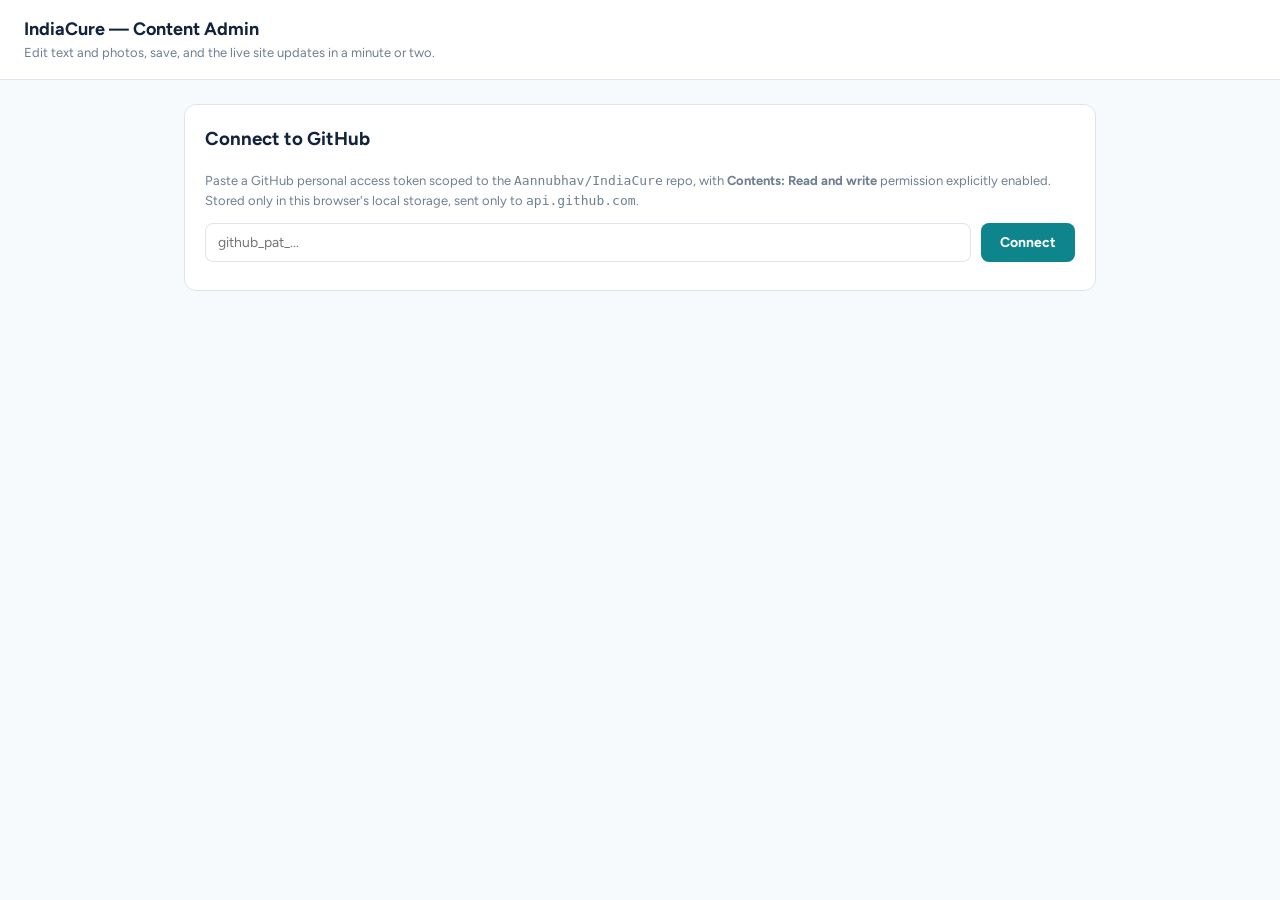
<file: admin/index.html>
<!DOCTYPE html>
<html lang="en">
<head>
<meta charset="utf-8">
<meta name="viewport" content="width=device-width, initial-scale=1">
<title>IndiaCure — Content Admin</title>
<meta name="robots" content="noindex, nofollow">
<link rel="icon" href="data:,">
<link rel="preconnect" href="https://fonts.googleapis.com">
<link rel="preconnect" href="https://fonts.gstatic.com" crossorigin>
<link href="https://fonts.googleapis.com/css2?family=Figtree:wght@400;600;700&display=swap" rel="stylesheet">
<style>
  :root{
    --bg:#f7fafc; --surface:#ffffff; --text:#12233b; --muted:#6f7f91;
    --accent:#0e858d; --accent-dark:#0a5d64; --border:#dde4ec; --danger:#c0392b; --ok:#1b7a3d;
  }
  *{box-sizing:border-box}
  body{margin:0;font-family:"Figtree",system-ui,sans-serif;background:var(--bg);color:var(--text);line-height:1.5}
  header{position:sticky;top:0;z-index:10;background:var(--surface);border-bottom:1px solid var(--border);padding:16px 24px;display:flex;align-items:center;gap:16px;flex-wrap:wrap}
  header h1{font-size:18px;margin:0;font-weight:700}
  header .sub{font-size:13px;color:var(--muted)}
  .wrap{max-width:960px;margin:0 auto;padding:24px}
  .card{background:var(--surface);border:1px solid var(--border);border-radius:12px;padding:20px;margin-bottom:20px}
  .row{display:flex;gap:10px;flex-wrap:wrap;align-items:center}
  input[type=password], input[type=text]{flex:1;min-width:220px;padding:10px 12px;border:1px solid var(--border);border-radius:8px;font-size:14px;font-family:inherit}
  select{padding:10px 12px;border:1px solid var(--border);border-radius:8px;font-size:14px;font-family:inherit;background:#fff}
  button{cursor:pointer;border:1px solid transparent;border-radius:8px;padding:10px 18px;font-size:14px;font-weight:700;font-family:inherit}
  .btn-primary{background:var(--accent);color:#fff}
  .btn-primary:hover{background:var(--accent-dark)}
  .btn-secondary{background:#fff;border-color:var(--border);color:var(--text)}
  .btn-secondary:hover{background:#f0f3f6}
  .btn-danger{background:#fff;border-color:var(--danger);color:var(--danger)}
  button:disabled{opacity:.5;cursor:not-allowed}
  #status{font-size:13px;padding:10px 14px;border-radius:8px;margin-bottom:16px;display:none}
  #status.info{display:block;background:#e6f6f6;color:var(--accent-dark)}
  #status.error{display:block;background:#fbe9e7;color:var(--danger)}
  #status.ok{display:block;background:#e8f5e9;color:var(--ok)}
  details{border:1px solid var(--border);border-radius:10px;margin-bottom:10px;overflow:hidden}
  summary{cursor:pointer;padding:12px 16px;font-weight:700;font-size:14px;background:#fafcfd;list-style:none}
  summary::-webkit-details-marker{display:none}
  summary:before{content:"▸ ";color:var(--accent)}
  details[open] summary:before{content:"▾ "}
  .field-body{padding:14px 16px;display:flex;flex-direction:column;gap:14px}
  .field label{display:block;font-size:11px;font-family:ui-monospace,monospace;color:var(--muted);margin-bottom:5px}
  textarea{width:100%;border:1px solid var(--border);border-radius:8px;padding:8px 10px;font-size:14px;font-family:inherit;resize:vertical;min-height:38px}
  .img-grid{display:grid;grid-template-columns:repeat(auto-fill,minmax(220px,1fr));gap:16px}
  .img-slot{border:1px solid var(--border);border-radius:10px;padding:12px;display:flex;flex-direction:column;gap:8px}
  .img-slot .key{font-size:11px;font-family:ui-monospace,monospace;color:var(--muted)}
  .img-slot img{width:100%;height:110px;object-fit:cover;border-radius:6px;background:#eef2f7;display:none}
  .img-slot img.has-src{display:block}
  .save-bar{position:sticky;bottom:0;background:var(--surface);border-top:1px solid var(--border);padding:16px 24px;display:flex;justify-content:space-between;align-items:center;gap:10px;flex-wrap:wrap}
  .save-bar .row{gap:16px}
  .muted{color:var(--muted);font-size:13px}
  a{color:var(--accent)}
  .lang-badge{display:inline-block;font-size:11px;font-weight:700;padding:2px 8px;border-radius:999px;background:var(--accent);color:#fff;margin-left:8px}
  .checkbox-row{display:flex;align-items:center;gap:8px;font-size:13px;color:var(--muted)}
</style>
</head>
<body>

<header>
  <div>
    <h1>IndiaCure — Content Admin</h1>
    <div class="sub">Edit text and photos, save, and the live site updates in a minute or two.</div>
  </div>
</header>

<div class="wrap">
  <div id="status"></div>

  <div class="card" id="tokenCard">
    <h3 style="margin-top:0">Connect to GitHub</h3>
    <p class="muted">Paste a GitHub personal access token scoped to the <code>Aannubhav/IndiaCure</code> repo, with <strong>Contents: Read and write</strong> permission explicitly enabled. Stored only in this browser's local storage, sent only to <code>api.github.com</code>.</p>
    <div class="row">
      <input type="password" id="tokenInput" placeholder="github_pat_...">
      <button class="btn-primary" id="connectBtn">Connect</button>
      <button class="btn-secondary" id="disconnectBtn" style="display:none">Disconnect</button>
    </div>
    <div id="connectedAs" class="muted" style="margin-top:8px"></div>
  </div>

  <div id="editorArea" style="display:none">
    <div class="card">
      <h3 style="margin-top:0">Photos</h3>
      <p class="muted">Upload a replacement for any photo below. Leave others alone to keep the current default.</p>
      <div class="img-grid" id="imageGrid"></div>
    </div>

    <div class="card">
      <div class="row" style="justify-content:space-between">
        <div>
          <h3 style="margin:0">Text content <span class="lang-badge" id="langBadge">EN</span></h3>
          <p class="muted" style="margin:6px 0 0">Editing <strong>English</strong> and saving will automatically machine-translate any changed text into Hindi, French, Portuguese and Arabic. Switching to another language below lets you hand-edit that language directly (those edits are <em>not</em> auto-translated).</p>
        </div>
        <select id="langSelect">
          <option value="en">English (source)</option>
          <option value="hi">हिन्दी (Hindi)</option>
          <option value="fr">Français (French)</option>
          <option value="pt">Português (Portuguese)</option>
          <option value="ar">العربية (Arabic)</option>
        </select>
      </div>
      <div id="textGroups" style="margin-top:16px"></div>
    </div>
  </div>
</div>

<div class="save-bar" id="saveBar" style="display:none">
  <label class="checkbox-row">
    <input type="checkbox" id="autoTranslateCheck" checked>
    Auto-translate changed English text into other languages
  </label>
  <div class="row">
    <button class="btn-secondary" id="reloadBtn">Reload from GitHub</button>
    <button class="btn-primary" id="saveBtn">Save All Changes</button>
  </div>
</div>

<script>
(function () {
  "use strict";

  var OWNER = "Aannubhav";
  var REPO = "IndiaCure";
  var BRANCH = "main";
  var API = "https://api.github.com/repos/" + OWNER + "/" + REPO;
  var LANGS = ["en", "hi", "fr", "pt", "ar"];
  var LANG_NAMES = { en: "English", hi: "Hindi", fr: "French", pt: "Portuguese", ar: "Arabic" };

  var STORAGE_KEY = "ic_admin_token";
  var statusEl = document.getElementById("status");
  var tokenInput = document.getElementById("tokenInput");
  var connectBtn = document.getElementById("connectBtn");
  var disconnectBtn = document.getElementById("disconnectBtn");
  var connectedAs = document.getElementById("connectedAs");
  var editorArea = document.getElementById("editorArea");
  var saveBar = document.getElementById("saveBar");
  var imageGrid = document.getElementById("imageGrid");
  var textGroups = document.getElementById("textGroups");
  var saveBtn = document.getElementById("saveBtn");
  var reloadBtn = document.getElementById("reloadBtn");
  var langSelect = document.getElementById("langSelect");
  var langBadge = document.getElementById("langBadge");
  var autoTranslateCheck = document.getElementById("autoTranslateCheck");

  var currentSha = null;
  var currentContent = null;   // { text: { en:{...}, hi:{...}, ... }, images: {...} }
  var originalEnText = null;   // snapshot of text.en at last load/save, for diffing
  var activeLang = "en";
  var pendingImageFiles = {};

  function setStatus(msg, kind) {
    statusEl.className = kind || "info";
    statusEl.textContent = msg;
  }
  function clearStatus() {
    statusEl.className = "";
    statusEl.textContent = "";
  }

  function getToken() {
    try { return localStorage.getItem(STORAGE_KEY) || ""; } catch (e) { return ""; }
  }
  function setToken(tok) {
    try { localStorage.setItem(STORAGE_KEY, tok); } catch (e) { /* ignore */ }
  }
  function removeToken() {
    try { localStorage.removeItem(STORAGE_KEY); } catch (e) { /* ignore */ }
  }

  function utf8ToBase64(str) {
    return btoa(unescape(encodeURIComponent(str)));
  }
  function base64ToUtf8(str) {
    return decodeURIComponent(escape(atob(str.replace(/\n/g, ""))));
  }

  function ghFetch(path, options) {
    var token = getToken();
    options = options || {};
    options.headers = options.headers || {};
    options.headers["Authorization"] = "Bearer " + token;
    options.headers["Accept"] = "application/vnd.github+json";
    return fetch(API + path, options).then(function (r) {
      if (!r.ok) {
        return r.json().catch(function () { return {}; }).then(function (body) {
          var err = new Error((body && body.message) || ("GitHub API error " + r.status));
          err.status = r.status;
          throw err;
        });
      }
      return r.json();
    });
  }

  function niceGroupName(prefix) {
    var map = {
      brand: "Brand", header: "Header", nav: "Navigation", hero: "Hero Section",
      stat: "Stats Strip", why: "\"Healthcare Without Borders\" Section", feature: "Feature Cards",
      treatments: "Treatments Section (heading)", t: "Treatment Cards (grid)",
      steps: "Process Section (heading)", step1: "Step 1", step2: "Step 2", step3: "Step 3", step4: "Step 4",
      hospitals: "Hospitals Section (heading)", hospital: "Hospital Cards",
      also_serving: "\"Also Serving\" line", doctors: "Doctors Section (heading)", doctor: "Doctor Card Labels",
      consult: "Consultation Section", form: "Consultation Form Labels",
      stories: "Patient Stories (heading)", story1: "Story 1", story2: "Story 2", story3: "Story 3",
      story: "Story Shared Labels", support: "Support Timeline", destination: "Destination Section",
      faq: "FAQ", cta: "Bottom CTA Banner", footer: "Footer", page: "Interior Page Headers"
    };
    return map[prefix] || (prefix.charAt(0).toUpperCase() + prefix.slice(1));
  }

  function buildImageGrid(images) {
    imageGrid.innerHTML = "";
    Object.keys(images).forEach(function (key) {
      var slot = document.createElement("div");
      slot.className = "img-slot";

      var keyLabel = document.createElement("div");
      keyLabel.className = "key";
      keyLabel.textContent = key;
      slot.appendChild(keyLabel);

      var img = document.createElement("img");
      if (images[key]) { img.src = images[key]; img.className = "has-src"; }
      slot.appendChild(img);

      var input = document.createElement("input");
      input.type = "file";
      input.accept = "image/*";
      input.addEventListener("change", function () {
        var file = input.files[0];
        if (!file) return;
        pendingImageFiles[key] = file;
        var reader = new FileReader();
        reader.onload = function () {
          img.src = reader.result;
          img.className = "has-src";
        };
        reader.readAsDataURL(file);
      });
      slot.appendChild(input);

      imageGrid.appendChild(slot);
    });
  }

  function syncFormToMemory() {
    if (!currentContent) return;
    var langText = currentContent.text[activeLang];
    textGroups.querySelectorAll("textarea[data-key]").forEach(function (ta) {
      langText[ta.dataset.key] = ta.value;
    });
  }

  function renderTextGroups(lang) {
    var text = currentContent.text[lang];
    langBadge.textContent = lang.toUpperCase();
    textGroups.innerHTML = "";
    var groups = {};
    var order = [];
    Object.keys(text).forEach(function (key) {
      var prefix = key.indexOf(".") >= 0 ? key.split(".")[0] : key;
      if (!groups[prefix]) { groups[prefix] = []; order.push(prefix); }
      groups[prefix].push(key);
    });

    order.forEach(function (prefix) {
      var det = document.createElement("details");
      var summary = document.createElement("summary");
      summary.textContent = niceGroupName(prefix) + " (" + groups[prefix].length + ")";
      det.appendChild(summary);

      var body = document.createElement("div");
      body.className = "field-body";

      groups[prefix].forEach(function (key) {
        var field = document.createElement("div");
        field.className = "field";
        var label = document.createElement("label");
        label.textContent = key;
        field.appendChild(label);

        var ta = document.createElement("textarea");
        ta.value = text[key];
        ta.dataset.key = key;
        ta.dir = lang === "ar" ? "rtl" : "ltr";
        ta.rows = text[key] && text[key].length > 90 ? 3 : 1;
        field.appendChild(ta);

        body.appendChild(field);
      });

      det.appendChild(body);
      textGroups.appendChild(det);
    });
  }

  langSelect.addEventListener("change", function () {
    syncFormToMemory();
    activeLang = langSelect.value;
    renderTextGroups(activeLang);
  });

  function loadContent() {
    setStatus("Loading content.json from GitHub…", "info");
    return ghFetch("/contents/content.json?ref=" + BRANCH).then(function (data) {
      currentSha = data.sha;
      currentContent = JSON.parse(base64ToUtf8(data.content));
      originalEnText = Object.assign({}, currentContent.text.en);
      pendingImageFiles = {};
      activeLang = "en";
      langSelect.value = "en";
      buildImageGrid(currentContent.images || {});
      renderTextGroups(activeLang);
      editorArea.style.display = "";
      saveBar.style.display = "flex";
      clearStatus();
    }).catch(function (err) {
      setStatus("Failed to load content.json: " + err.message, "error");
    });
  }

  function fileToBase64(file) {
    return new Promise(function (resolve, reject) {
      var reader = new FileReader();
      reader.onload = function () { resolve(reader.result.split(",")[1]); };
      reader.onerror = reject;
      reader.readAsDataURL(file);
    });
  }

  function slugify(s) {
    return s.toLowerCase().replace(/[^a-z0-9]+/g, "-").replace(/(^-|-$)/g, "");
  }

  function extFor(file) {
    var m = /\.[a-z0-9]+$/i.exec(file.name || "");
    if (m) return m[0];
    if (file.type === "image/png") return ".png";
    if (file.type === "image/webp") return ".webp";
    return ".jpg";
  }

  function uploadImage(key, file) {
    var path = "assets/uploads/" + slugify(key) + extFor(file);
    return fileToBase64(file).then(function (b64) {
      return ghFetch("/contents/" + path + "?ref=" + BRANCH).catch(function () { return null; }).then(function (existing) {
        var body = { message: "Admin: update image " + key, content: b64, branch: BRANCH };
        if (existing && existing.sha) body.sha = existing.sha;
        return ghFetch("/contents/" + path, { method: "PUT", body: JSON.stringify(body) }).then(function () {
          return path;
        });
      });
    });
  }

  // MyMemory is a free, keyless translation API — fine for short marketing copy,
  // not a substitute for professional review of the translated strings.
  function translateText(text, targetLang) {
    var url = "https://api.mymemory.translated.net/get?q=" + encodeURIComponent(text) + "&langpair=en|" + targetLang;
    return fetch(url).then(function (r) { return r.json(); }).then(function (data) {
      if (data && data.responseData && data.responseData.translatedText) {
        return data.responseData.translatedText;
      }
      throw new Error("empty translation response");
    });
  }

  function delay(ms) { return new Promise(function (res) { setTimeout(res, ms); }); }

  function retranslateChangedKeys(changedKeys) {
    var targets = LANGS.filter(function (l) { return l !== "en"; });
    var tasks = [];
    changedKeys.forEach(function (key) {
      targets.forEach(function (lang) { tasks.push({ key: key, lang: lang }); });
    });
    if (!tasks.length) return Promise.resolve();

    function runNext(i) {
      if (i >= tasks.length) return Promise.resolve();
      var task = tasks[i];
      setStatus("Translating " + (i + 1) + " of " + tasks.length + " (" + task.key + " → " + LANG_NAMES[task.lang] + ")…", "info");
      var sourceText = currentContent.text.en[task.key];
      return translateText(sourceText, task.lang).then(function (translated) {
        currentContent.text[task.lang][task.key] = translated;
      }).catch(function () {
        // translation failed for this field — leave the previous value in place and continue
      }).then(function () {
        return delay(120).then(function () { return runNext(i + 1); });
      });
    }
    return runNext(0);
  }

  function saveAll() {
    syncFormToMemory();
    setStatus("Preparing save…", "info");
    saveBtn.disabled = true;

    var changedKeys = [];
    if (autoTranslateCheck.checked) {
      Object.keys(currentContent.text.en).forEach(function (key) {
        if (currentContent.text.en[key] !== originalEnText[key] && currentContent.text.en[key] !== "") {
          changedKeys.push(key);
        }
      });
    }

    var imageKeys = Object.keys(pendingImageFiles);
    var images = Object.assign({}, currentContent.images || {});

    function uploadNextImage(i) {
      if (i >= imageKeys.length) return Promise.resolve();
      var key = imageKeys[i];
      setStatus("Uploading photo " + (i + 1) + " of " + imageKeys.length + " (" + key + ")…", "info");
      return uploadImage(key, pendingImageFiles[key]).then(function (path) {
        images[key] = path;
        return uploadNextImage(i + 1);
      });
    }

    retranslateChangedKeys(changedKeys)
      .then(function () { return uploadNextImage(0); })
      .then(function () {
        setStatus("Saving content.json…", "info");
        var body = {
          message: "Admin: update site content" + (changedKeys.length ? " (+ auto-translate " + changedKeys.length + " field(s))" : ""),
          content: utf8ToBase64(JSON.stringify({ text: currentContent.text, images: images }, null, 2)),
          sha: currentSha,
          branch: BRANCH
        };
        return ghFetch("/contents/content.json", { method: "PUT", body: JSON.stringify(body) });
      })
      .then(function (result) {
        currentSha = result.content.sha;
        currentContent.images = images;
        originalEnText = Object.assign({}, currentContent.text.en);
        pendingImageFiles = {};
        setStatus("Saved" + (changedKeys.length ? " and translated " + changedKeys.length + " field(s)" : "") + ". Live site updates in about a minute.", "ok");
        saveBtn.disabled = false;
      })
      .catch(function (err) {
        setStatus("Save failed: " + err.message, "error");
        saveBtn.disabled = false;
      });
  }

  function showConnected() {
    var tok = getToken();
    document.getElementById("tokenCard").querySelector(".row").style.display = "none";
    connectedAs.textContent = "Connected with a token ending in …" + tok.slice(-6);
    disconnectBtn.style.display = "";
  }

  connectBtn.addEventListener("click", function () {
    var tok = tokenInput.value.trim();
    if (!tok) return;
    setToken(tok);
    tokenInput.value = "";
    showConnected();
    loadContent();
  });

  disconnectBtn.addEventListener("click", function () {
    removeToken();
    editorArea.style.display = "none";
    saveBar.style.display = "none";
    document.getElementById("tokenCard").querySelector(".row").style.display = "";
    disconnectBtn.style.display = "none";
    connectedAs.textContent = "";
    clearStatus();
  });

  reloadBtn.addEventListener("click", function () {
    if (!confirm("Discard unsaved changes and reload from GitHub?")) return;
    loadContent();
  });

  saveBtn.addEventListener("click", saveAll);

  if (getToken()) {
    showConnected();
    loadContent();
  }
})();
</script>
</body>
</html>
</file>
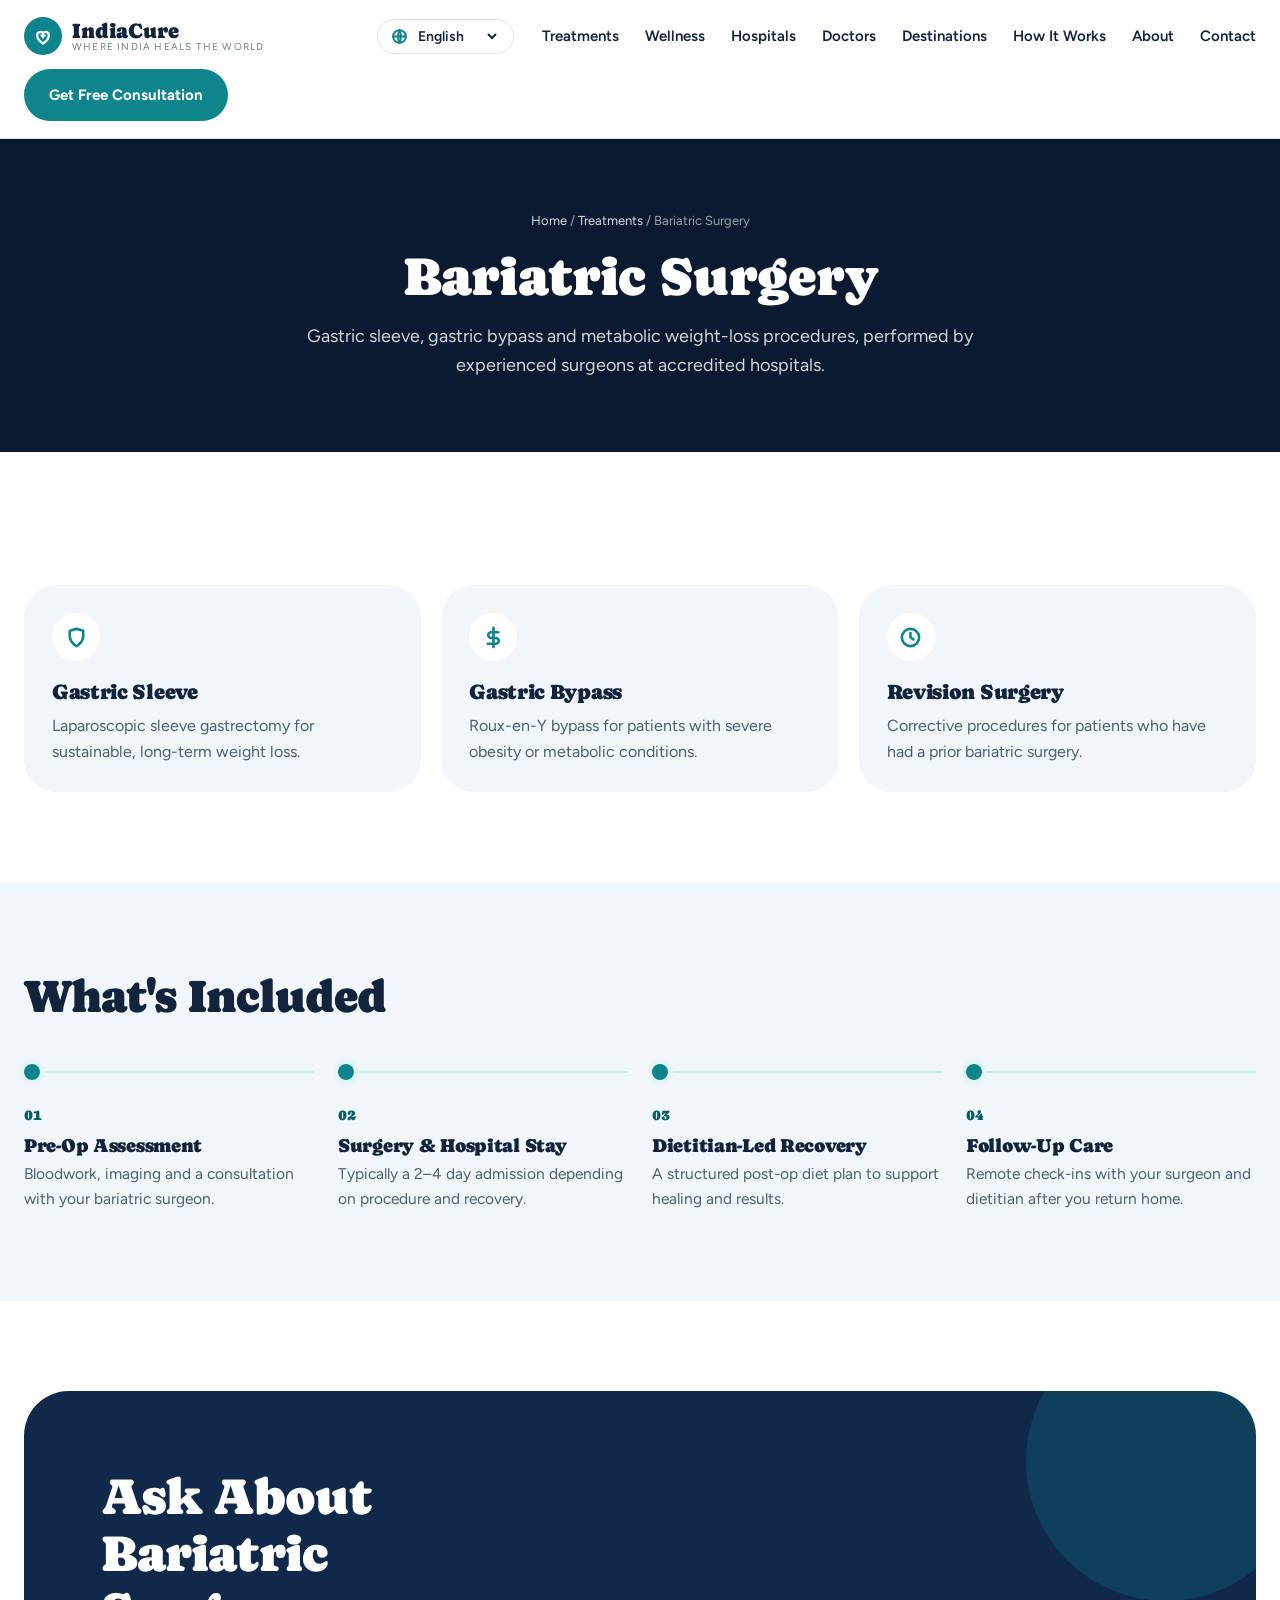
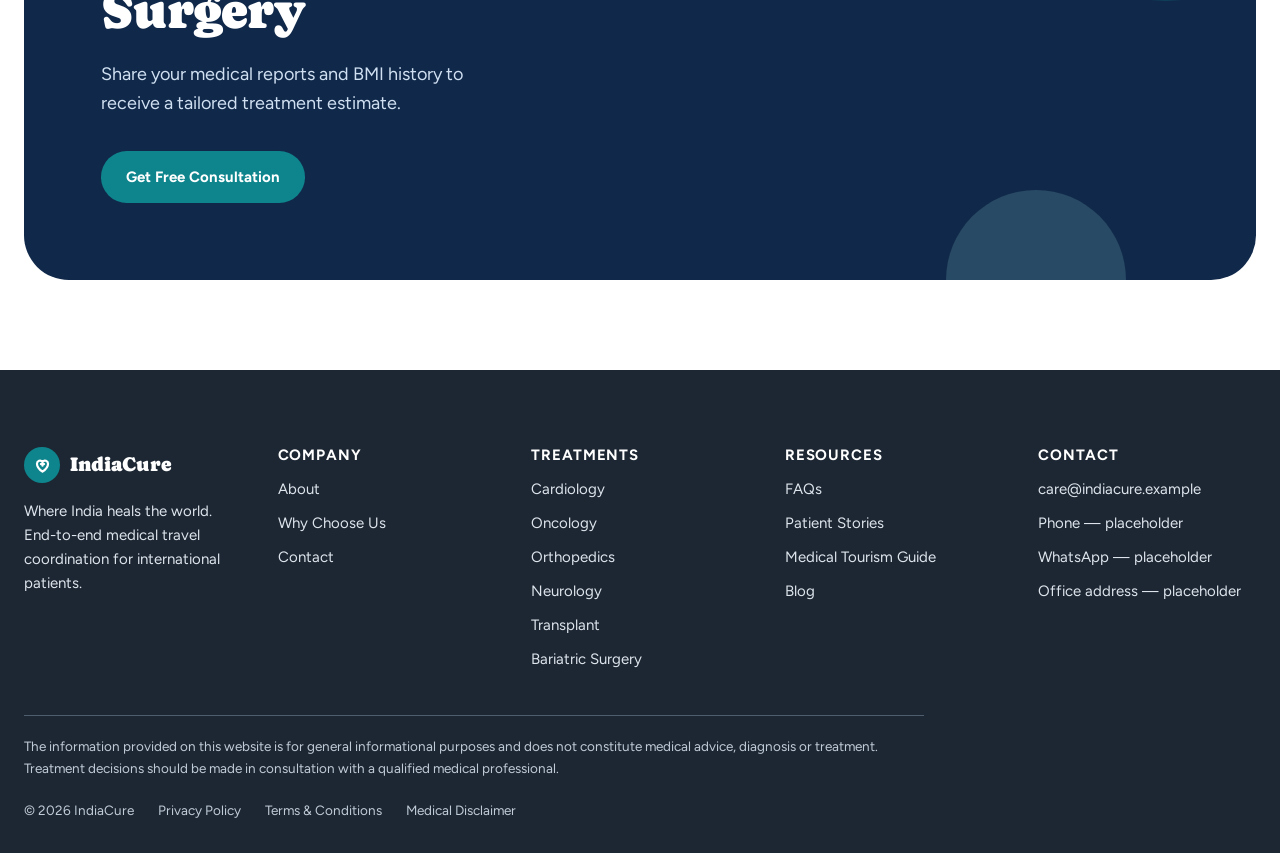
<file: bariatric-surgery.html>
<!DOCTYPE html>
<html lang="en">
<head>
<meta charset="utf-8">
<meta name="viewport" content="width=device-width, initial-scale=1">
<title>Bariatric Surgery — IndiaCure</title>
<meta name="description" content="Gastric sleeve, gastric bypass and metabolic weight-loss surgery in India, coordinated end-to-end by IndiaCure.">
<link rel="icon" href="data:,">
<link rel="preconnect" href="https://fonts.googleapis.com">
<link rel="preconnect" href="https://fonts.gstatic.com" crossorigin>
<link href="https://fonts.googleapis.com/css2?family=Caprasimo&family=Figtree:wght@400;600;700&display=swap" rel="stylesheet">
<link rel="stylesheet" href="assets/style.css">
</head>
<body>

<header class="site-header">
  <div class="nav-inner">
    <a href="index.html" class="brand">
      <span class="brand-icon">
        <svg width="20" height="20" viewBox="0 0 24 24" fill="none" stroke="currentColor" stroke-width="2.75" stroke-linecap="round" stroke-linejoin="round"><path d="M12 21s-7-4.6-7-10a4 4 0 0 1 7-2.6A4 4 0 0 1 19 11c0 5.4-7 10-7 10z"></path><path d="M12 9.5v4M10 11.5h4"></path></svg>
      </span>
      <span class="brand-text">
        <span class="brand-name">IndiaCure</span>
        <span class="brand-tag" data-i18n="brand.tagline">Where India heals the world</span>
      </span>
    </a>
    <label class="lang-select">
      <svg width="17" height="17" viewBox="0 0 24 24" fill="none" stroke="var(--color-accent)" stroke-width="2.75" stroke-linecap="round" stroke-linejoin="round"><circle cx="12" cy="12" r="9"></circle><path d="M3 12h18M12 3c2.5 3 2.5 15 0 18M12 3c-2.5 3-2.5 15 0 18"></path></svg>
      <select aria-label="Language">
        <option value="en">English</option>
        <option value="hi">हिन्दी</option>
        <option value="fr">Français</option>
        <option value="pt">Português</option>
        <option value="ar">العربية</option>
      </select>
    </label>
    <button type="button" class="menu-toggle" aria-label="Open menu" aria-expanded="false">
      <svg width="22" height="22" viewBox="0 0 24 24" fill="none" stroke="currentColor" stroke-width="2.75" stroke-linecap="round" stroke-linejoin="round"><path d="M4 7h16M4 12h16M4 17h16"></path></svg>
    </button>
    <a href="index.html#consult" class="btn btn-primary header-cta" data-i18n="header.cta">Get Free Consultation</a>
    <nav class="main-nav">
      <a href="treatments.html" data-i18n="nav.treatments">Treatments</a>
      <a href="wellness.html" data-i18n="nav.wellness">Wellness</a>
      <a href="index.html#hospitals" data-i18n="nav.hospitals">Hospitals</a>
      <a href="index.html#doctors" data-i18n="nav.doctors">Doctors</a>
      <a href="index.html#destination" data-i18n="nav.destinations">Destinations</a>
      <a href="how-it-works.html" data-i18n="nav.how_it_works">How It Works</a>
      <a href="index.html#support" data-i18n="nav.about">About</a>
      <a href="index.html#consult" data-i18n="nav.contact">Contact</a>
    </nav>
  </div>
</header>

<section class="page-hero">
  <div class="wrap">
    <div class="breadcrumb"><a href="index.html" data-i18n="page.breadcrumb.home">Home</a> / <a href="treatments.html" data-i18n="nav.treatments">Treatments</a> / <span data-i18n="page.bariatric.crumb">Bariatric Surgery</span></div>
    <h1 data-i18n="page.bariatric.title">Bariatric Surgery</h1>
    <p data-i18n="page.bariatric.sub">Gastric sleeve, gastric bypass and metabolic weight-loss procedures, performed by experienced surgeons at accredited hospitals.</p>
  </div>
</section>

<section class="section">
  <div class="feature-grid">
    <div class="feature-card">
      <span class="feature-icon"><svg width="23" height="23" viewBox="0 0 24 24" fill="none" stroke="currentColor" stroke-width="2.75" stroke-linecap="round" stroke-linejoin="round"><path d="M12 21s-7-4-7-10V5l7-2 7 2v6c0 6-7 10-7 10z"></path></svg></span>
      <h3>Gastric Sleeve</h3>
      <p>Laparoscopic sleeve gastrectomy for sustainable, long-term weight loss.</p>
    </div>
    <div class="feature-card">
      <span class="feature-icon"><svg width="23" height="23" viewBox="0 0 24 24" fill="none" stroke="currentColor" stroke-width="2.75" stroke-linecap="round" stroke-linejoin="round"><path d="M12 2v20"></path><path d="M17 6.5H9.5a3 3 0 0 0 0 6h5a3 3 0 0 1 0 6H6"></path></svg></span>
      <h3>Gastric Bypass</h3>
      <p>Roux-en-Y bypass for patients with severe obesity or metabolic conditions.</p>
    </div>
    <div class="feature-card">
      <span class="feature-icon"><svg width="23" height="23" viewBox="0 0 24 24" fill="none" stroke="currentColor" stroke-width="2.75" stroke-linecap="round" stroke-linejoin="round"><circle cx="12" cy="12" r="9"></circle><path d="M12 7.5V12l3 2"></path></svg></span>
      <h3>Revision Surgery</h3>
      <p>Corrective procedures for patients who have had a prior bariatric surgery.</p>
    </div>
  </div>
</section>

<section class="section-alt">
  <div class="section">
    <h2 style="font-size:clamp(30px,3.6vw,46px);margin:0">What's Included</h2>
    <div class="step-grid">
      <div class="step"><div class="idx">01</div><h3>Pre-Op Assessment</h3><p>Bloodwork, imaging and a consultation with your bariatric surgeon.</p></div>
      <div class="step"><div class="idx">02</div><h3>Surgery &amp; Hospital Stay</h3><p>Typically a 2–4 day admission depending on procedure and recovery.</p></div>
      <div class="step"><div class="idx">03</div><h3>Dietitian-Led Recovery</h3><p>A structured post-op diet plan to support healing and results.</p></div>
      <div class="step"><div class="idx">04</div><h3>Follow-Up Care</h3><p>Remote check-ins with your surgeon and dietitian after you return home.</p></div>
    </div>
  </div>
</section>

<section class="section">
  <div class="cta-banner">
    <div class="cta-inner">
      <h2 data-i18n="page.bariatric.cta_title">Ask About Bariatric Surgery</h2>
      <p data-i18n="page.bariatric.cta_sub">Share your medical reports and BMI history to receive a tailored treatment estimate.</p>
      <div class="cta-actions">
        <a href="index.html#consult" class="btn btn-primary" data-i18n="cta.primary">Get Free Consultation</a>
      </div>
    </div>
  </div>
</section>

<footer class="site-footer">
  <div class="wrap">
    <div class="footer-grid">
      <div>
        <div class="footer-brand">
          <span class="brand-icon">
            <svg width="19" height="19" viewBox="0 0 24 24" fill="none" stroke="#fff" stroke-width="2.75" stroke-linecap="round" stroke-linejoin="round"><path d="M12 21s-7-4.6-7-10a4 4 0 0 1 7-2.6A4 4 0 0 1 19 11c0 5.4-7 10-7 10z"></path><path d="M12 9.5v4M10 11.5h4"></path></svg>
          </span>
          <span class="brand-name">IndiaCure</span>
        </div>
        <p style="margin:16px 0 0;font-size:15px;max-width:26ch" data-i18n="footer.tagline">Where India heals the world. End-to-end medical travel coordination for international patients.</p>
      </div>
      <div class="footer-col">
        <h4 data-i18n="footer.company">Company</h4>
        <ul>
          <li><a href="index.html#support" data-i18n="nav.about">About</a></li>
          <li><a href="index.html#treatments" data-i18n="footer.why">Why Choose Us</a></li>
          <li><a href="index.html#consult" data-i18n="nav.contact">Contact</a></li>
        </ul>
      </div>
      <div class="footer-col">
        <h4 data-i18n="footer.treatments">Treatments</h4>
        <ul>
          <li><a href="treatments.html" data-i18n="footer.cardiology">Cardiology</a></li>
          <li><a href="treatments.html" data-i18n="footer.oncology">Oncology</a></li>
          <li><a href="treatments.html" data-i18n="footer.orthopedics">Orthopedics</a></li>
          <li><a href="treatments.html" data-i18n="footer.neurology">Neurology</a></li>
          <li><a href="treatments.html" data-i18n="footer.transplant">Transplant</a></li>
          <li><a href="bariatric-surgery.html" data-i18n="footer.bariatric">Bariatric Surgery</a></li>
        </ul>
      </div>
      <div class="footer-col">
        <h4 data-i18n="footer.resources">Resources</h4>
        <ul>
          <li><a href="index.html#faq" data-i18n="footer.faqs">FAQs</a></li>
          <li><a href="index.html#stories" data-i18n="footer.stories">Patient Stories</a></li>
          <li><a href="how-it-works.html" data-i18n="footer.guide">Medical Tourism Guide</a></li>
          <li><a href="index.html#faq" data-i18n="footer.blog">Blog</a></li>
        </ul>
      </div>
      <div class="footer-col">
        <h4 data-i18n="footer.contact_col">Contact</h4>
        <ul>
          <li data-i18n="footer.email">care@indiacure.example</li>
          <li data-i18n="footer.phone">Phone — placeholder</li>
          <li data-i18n="footer.whatsapp">WhatsApp — placeholder</li>
          <li data-i18n="footer.address">Office address — placeholder</li>
        </ul>
      </div>
    </div>
    <p class="footer-disclaimer" data-i18n="footer.disclaimer">The information provided on this website is for general informational purposes and does not constitute medical advice, diagnosis or treatment. Treatment decisions should be made in consultation with a qualified medical professional.</p>
    <div class="footer-bottom">
      <span>© <span class="footer-year">2026</span> IndiaCure</span>
      <a href="index.html#faq" data-i18n="footer.privacy">Privacy Policy</a>
      <a href="index.html#faq" data-i18n="footer.terms">Terms &amp; Conditions</a>
      <a href="index.html#faq" data-i18n="footer.medical_disclaimer">Medical Disclaimer</a>
    </div>
  </div>
</footer>

<script src="assets/i18n.js"></script>
<script src="assets/content-loader.js"></script>
<script src="assets/app.js"></script>
</body>
</html>
</file>
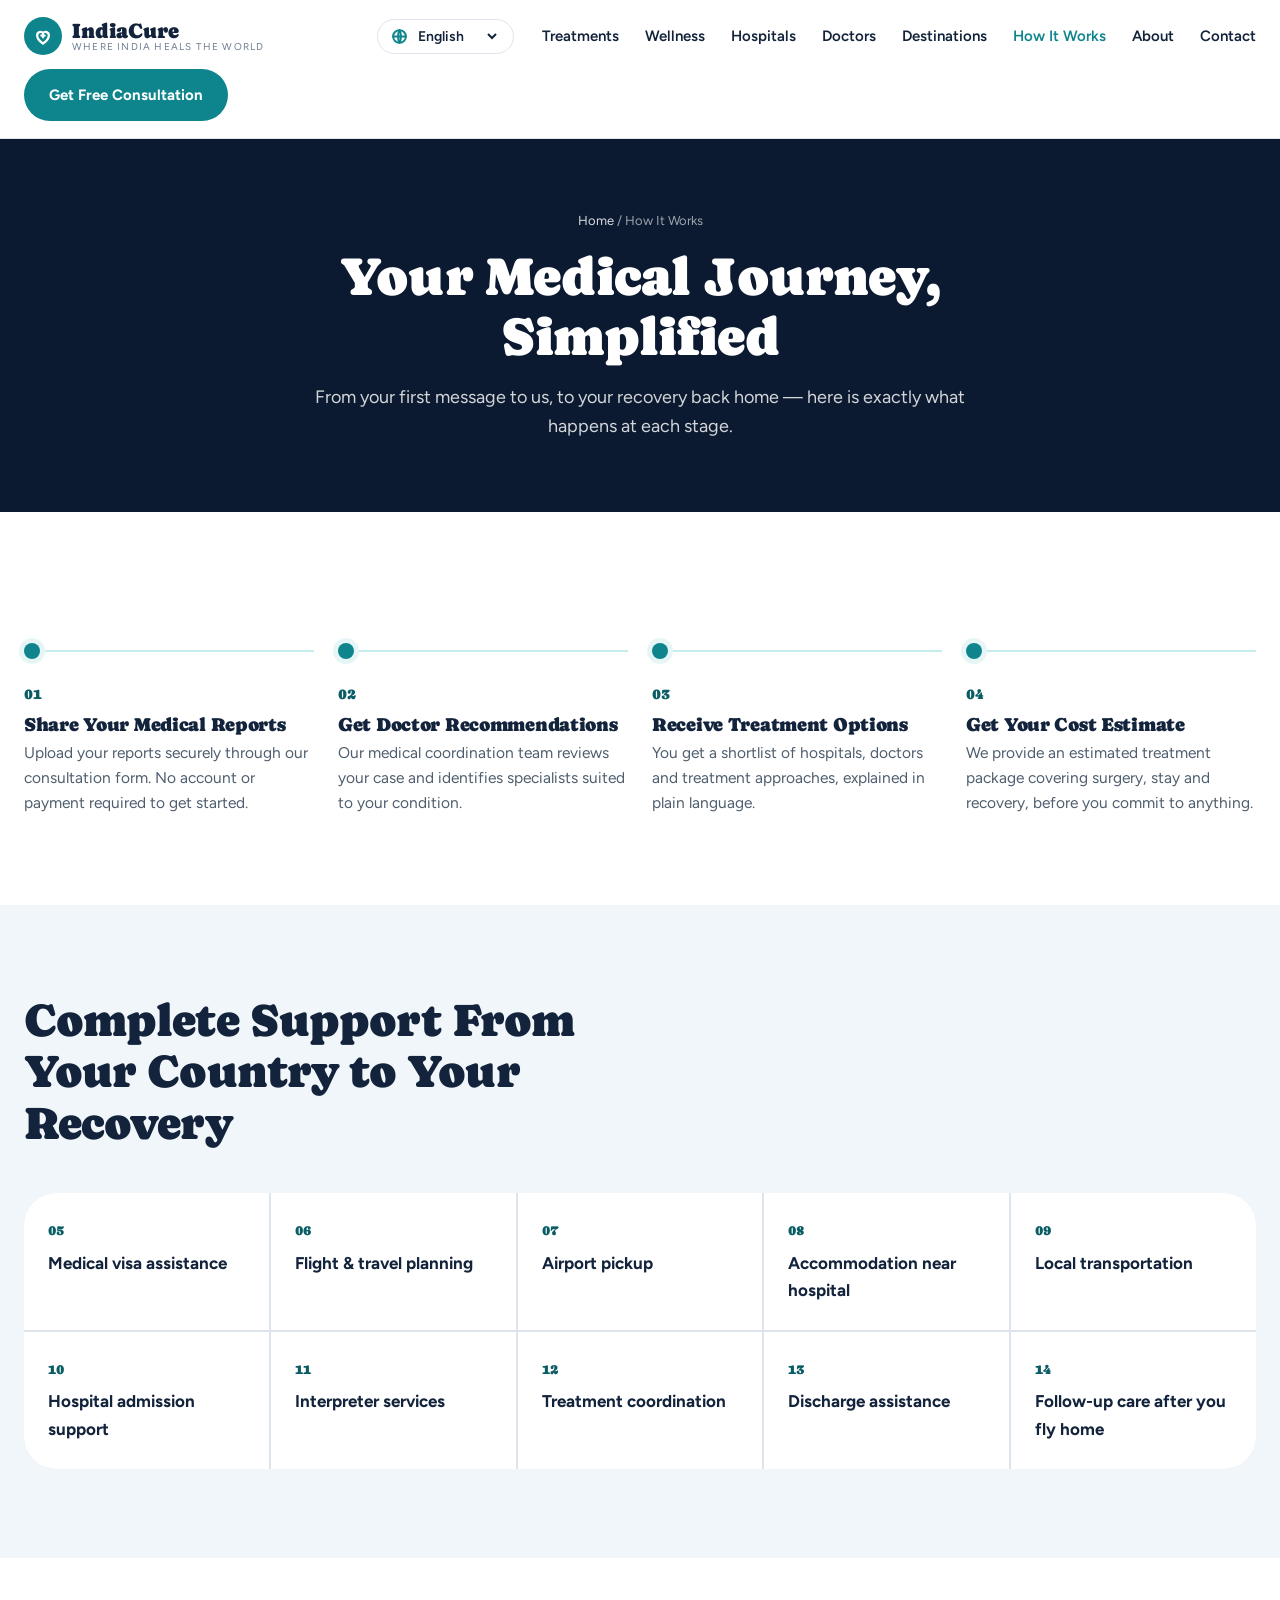
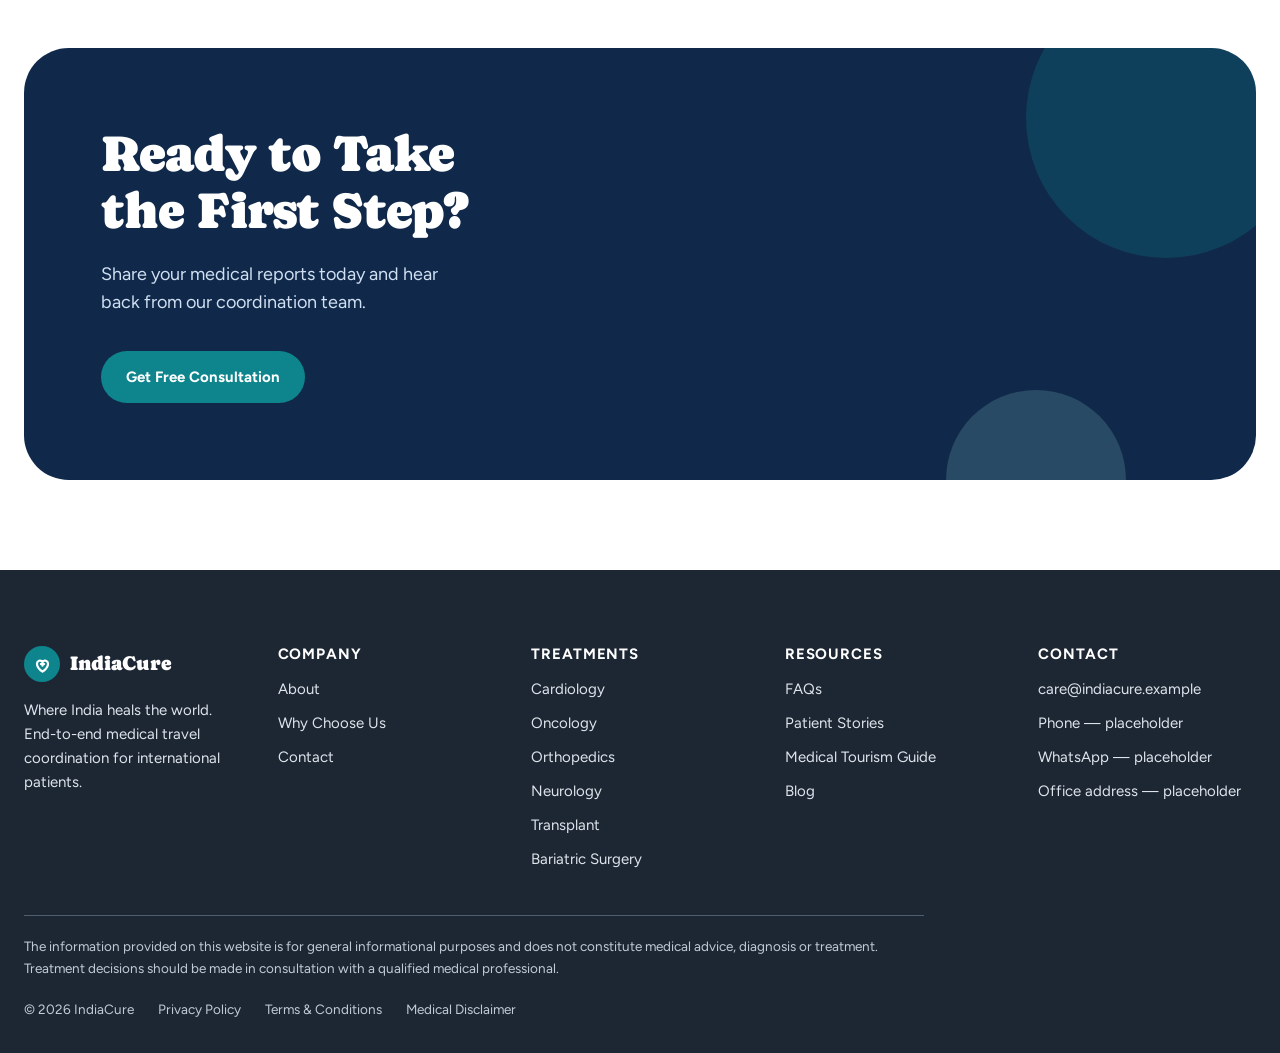
<file: how-it-works.html>
<!DOCTYPE html>
<html lang="en">
<head>
<meta charset="utf-8">
<meta name="viewport" content="width=device-width, initial-scale=1">
<title>How It Works — IndiaCure</title>
<meta name="description" content="A step-by-step look at how IndiaCure coordinates your medical journey from first contact to recovery back home.">
<link rel="icon" href="data:,">
<link rel="preconnect" href="https://fonts.googleapis.com">
<link rel="preconnect" href="https://fonts.gstatic.com" crossorigin>
<link href="https://fonts.googleapis.com/css2?family=Caprasimo&family=Figtree:wght@400;600;700&display=swap" rel="stylesheet">
<link rel="stylesheet" href="assets/style.css">
</head>
<body>

<header class="site-header">
  <div class="nav-inner">
    <a href="index.html" class="brand">
      <span class="brand-icon">
        <svg width="20" height="20" viewBox="0 0 24 24" fill="none" stroke="currentColor" stroke-width="2.75" stroke-linecap="round" stroke-linejoin="round"><path d="M12 21s-7-4.6-7-10a4 4 0 0 1 7-2.6A4 4 0 0 1 19 11c0 5.4-7 10-7 10z"></path><path d="M12 9.5v4M10 11.5h4"></path></svg>
      </span>
      <span class="brand-text">
        <span class="brand-name">IndiaCure</span>
        <span class="brand-tag" data-i18n="brand.tagline">Where India heals the world</span>
      </span>
    </a>
    <label class="lang-select">
      <svg width="17" height="17" viewBox="0 0 24 24" fill="none" stroke="var(--color-accent)" stroke-width="2.75" stroke-linecap="round" stroke-linejoin="round"><circle cx="12" cy="12" r="9"></circle><path d="M3 12h18M12 3c2.5 3 2.5 15 0 18M12 3c-2.5 3-2.5 15 0 18"></path></svg>
      <select aria-label="Language">
        <option value="en">English</option>
        <option value="hi">हिन्दी</option>
        <option value="fr">Français</option>
        <option value="pt">Português</option>
        <option value="ar">العربية</option>
      </select>
    </label>
    <button type="button" class="menu-toggle" aria-label="Open menu" aria-expanded="false">
      <svg width="22" height="22" viewBox="0 0 24 24" fill="none" stroke="currentColor" stroke-width="2.75" stroke-linecap="round" stroke-linejoin="round"><path d="M4 7h16M4 12h16M4 17h16"></path></svg>
    </button>
    <a href="index.html#consult" class="btn btn-primary header-cta" data-i18n="header.cta">Get Free Consultation</a>
    <nav class="main-nav">
      <a href="treatments.html" data-i18n="nav.treatments">Treatments</a>
      <a href="wellness.html" data-i18n="nav.wellness">Wellness</a>
      <a href="index.html#hospitals" data-i18n="nav.hospitals">Hospitals</a>
      <a href="index.html#doctors" data-i18n="nav.doctors">Doctors</a>
      <a href="index.html#destination" data-i18n="nav.destinations">Destinations</a>
      <a href="how-it-works.html" class="active" data-i18n="nav.how_it_works">How It Works</a>
      <a href="index.html#support" data-i18n="nav.about">About</a>
      <a href="index.html#consult" data-i18n="nav.contact">Contact</a>
    </nav>
  </div>
</header>

<section class="page-hero">
  <div class="wrap">
    <div class="breadcrumb"><a href="index.html" data-i18n="page.breadcrumb.home">Home</a> / <span data-i18n="page.how.crumb">How It Works</span></div>
    <h1 data-i18n="page.how.title">Your Medical Journey, Simplified</h1>
    <p data-i18n="page.how.sub">From your first message to us, to your recovery back home — here is exactly what happens at each stage.</p>
  </div>
</section>

<section class="section">
  <div class="step-grid">
    <div class="step"><div class="idx">01</div><h3 data-i18n="step1.title">Share Your Medical Reports</h3><p>Upload your reports securely through our consultation form. No account or payment required to get started.</p></div>
    <div class="step"><div class="idx">02</div><h3 data-i18n="step2.title">Get Doctor Recommendations</h3><p>Our medical coordination team reviews your case and identifies specialists suited to your condition.</p></div>
    <div class="step"><div class="idx">03</div><h3 data-i18n="step3.title">Receive Treatment Options</h3><p>You get a shortlist of hospitals, doctors and treatment approaches, explained in plain language.</p></div>
    <div class="step"><div class="idx">04</div><h3 data-i18n="step4.title">Get Your Cost Estimate</h3><p>We provide an estimated treatment package covering surgery, stay and recovery, before you commit to anything.</p></div>
  </div>
</section>

<section class="section-alt">
  <div class="section">
    <h2 style="font-size:clamp(30px,3.6vw,46px);margin:0;max-width:24ch" data-i18n="support.title">Complete Support From Your Country to Your Recovery</h2>
    <div class="timeline-grid">
      <div class="timeline-cell"><div class="idx">05</div><div class="name">Medical visa assistance</div></div>
      <div class="timeline-cell"><div class="idx">06</div><div class="name">Flight &amp; travel planning</div></div>
      <div class="timeline-cell"><div class="idx">07</div><div class="name">Airport pickup</div></div>
      <div class="timeline-cell"><div class="idx">08</div><div class="name">Accommodation near hospital</div></div>
      <div class="timeline-cell"><div class="idx">09</div><div class="name">Local transportation</div></div>
      <div class="timeline-cell"><div class="idx">10</div><div class="name">Hospital admission support</div></div>
      <div class="timeline-cell"><div class="idx">11</div><div class="name">Interpreter services</div></div>
      <div class="timeline-cell"><div class="idx">12</div><div class="name">Treatment coordination</div></div>
      <div class="timeline-cell"><div class="idx">13</div><div class="name">Discharge assistance</div></div>
      <div class="timeline-cell"><div class="idx">14</div><div class="name">Follow-up care after you fly home</div></div>
    </div>
  </div>
</section>

<section class="section">
  <div class="cta-banner">
    <div class="cta-inner">
      <h2 data-i18n="page.how.cta_title">Ready to Take the First Step?</h2>
      <p data-i18n="page.how.cta_sub">Share your medical reports today and hear back from our coordination team.</p>
      <div class="cta-actions">
        <a href="index.html#consult" class="btn btn-primary" data-i18n="cta.primary">Get Free Consultation</a>
      </div>
    </div>
  </div>
</section>

<footer class="site-footer">
  <div class="wrap">
    <div class="footer-grid">
      <div>
        <div class="footer-brand">
          <span class="brand-icon">
            <svg width="19" height="19" viewBox="0 0 24 24" fill="none" stroke="#fff" stroke-width="2.75" stroke-linecap="round" stroke-linejoin="round"><path d="M12 21s-7-4.6-7-10a4 4 0 0 1 7-2.6A4 4 0 0 1 19 11c0 5.4-7 10-7 10z"></path><path d="M12 9.5v4M10 11.5h4"></path></svg>
          </span>
          <span class="brand-name">IndiaCure</span>
        </div>
        <p style="margin:16px 0 0;font-size:15px;max-width:26ch" data-i18n="footer.tagline">Where India heals the world. End-to-end medical travel coordination for international patients.</p>
      </div>
      <div class="footer-col">
        <h4 data-i18n="footer.company">Company</h4>
        <ul>
          <li><a href="index.html#support" data-i18n="nav.about">About</a></li>
          <li><a href="index.html#treatments" data-i18n="footer.why">Why Choose Us</a></li>
          <li><a href="index.html#consult" data-i18n="nav.contact">Contact</a></li>
        </ul>
      </div>
      <div class="footer-col">
        <h4 data-i18n="footer.treatments">Treatments</h4>
        <ul>
          <li><a href="treatments.html" data-i18n="footer.cardiology">Cardiology</a></li>
          <li><a href="treatments.html" data-i18n="footer.oncology">Oncology</a></li>
          <li><a href="treatments.html" data-i18n="footer.orthopedics">Orthopedics</a></li>
          <li><a href="treatments.html" data-i18n="footer.neurology">Neurology</a></li>
          <li><a href="treatments.html" data-i18n="footer.transplant">Transplant</a></li>
          <li><a href="bariatric-surgery.html" data-i18n="footer.bariatric">Bariatric Surgery</a></li>
        </ul>
      </div>
      <div class="footer-col">
        <h4 data-i18n="footer.resources">Resources</h4>
        <ul>
          <li><a href="index.html#faq" data-i18n="footer.faqs">FAQs</a></li>
          <li><a href="index.html#stories" data-i18n="footer.stories">Patient Stories</a></li>
          <li><a href="how-it-works.html" data-i18n="footer.guide">Medical Tourism Guide</a></li>
          <li><a href="index.html#faq" data-i18n="footer.blog">Blog</a></li>
        </ul>
      </div>
      <div class="footer-col">
        <h4 data-i18n="footer.contact_col">Contact</h4>
        <ul>
          <li data-i18n="footer.email">care@indiacure.example</li>
          <li data-i18n="footer.phone">Phone — placeholder</li>
          <li data-i18n="footer.whatsapp">WhatsApp — placeholder</li>
          <li data-i18n="footer.address">Office address — placeholder</li>
        </ul>
      </div>
    </div>
    <p class="footer-disclaimer" data-i18n="footer.disclaimer">The information provided on this website is for general informational purposes and does not constitute medical advice, diagnosis or treatment. Treatment decisions should be made in consultation with a qualified medical professional.</p>
    <div class="footer-bottom">
      <span>© <span class="footer-year">2026</span> IndiaCure</span>
      <a href="index.html#faq" data-i18n="footer.privacy">Privacy Policy</a>
      <a href="index.html#faq" data-i18n="footer.terms">Terms &amp; Conditions</a>
      <a href="index.html#faq" data-i18n="footer.medical_disclaimer">Medical Disclaimer</a>
    </div>
  </div>
</footer>

<script src="assets/i18n.js"></script>
<script src="assets/content-loader.js"></script>
<script src="assets/app.js"></script>
</body>
</html>
</file>
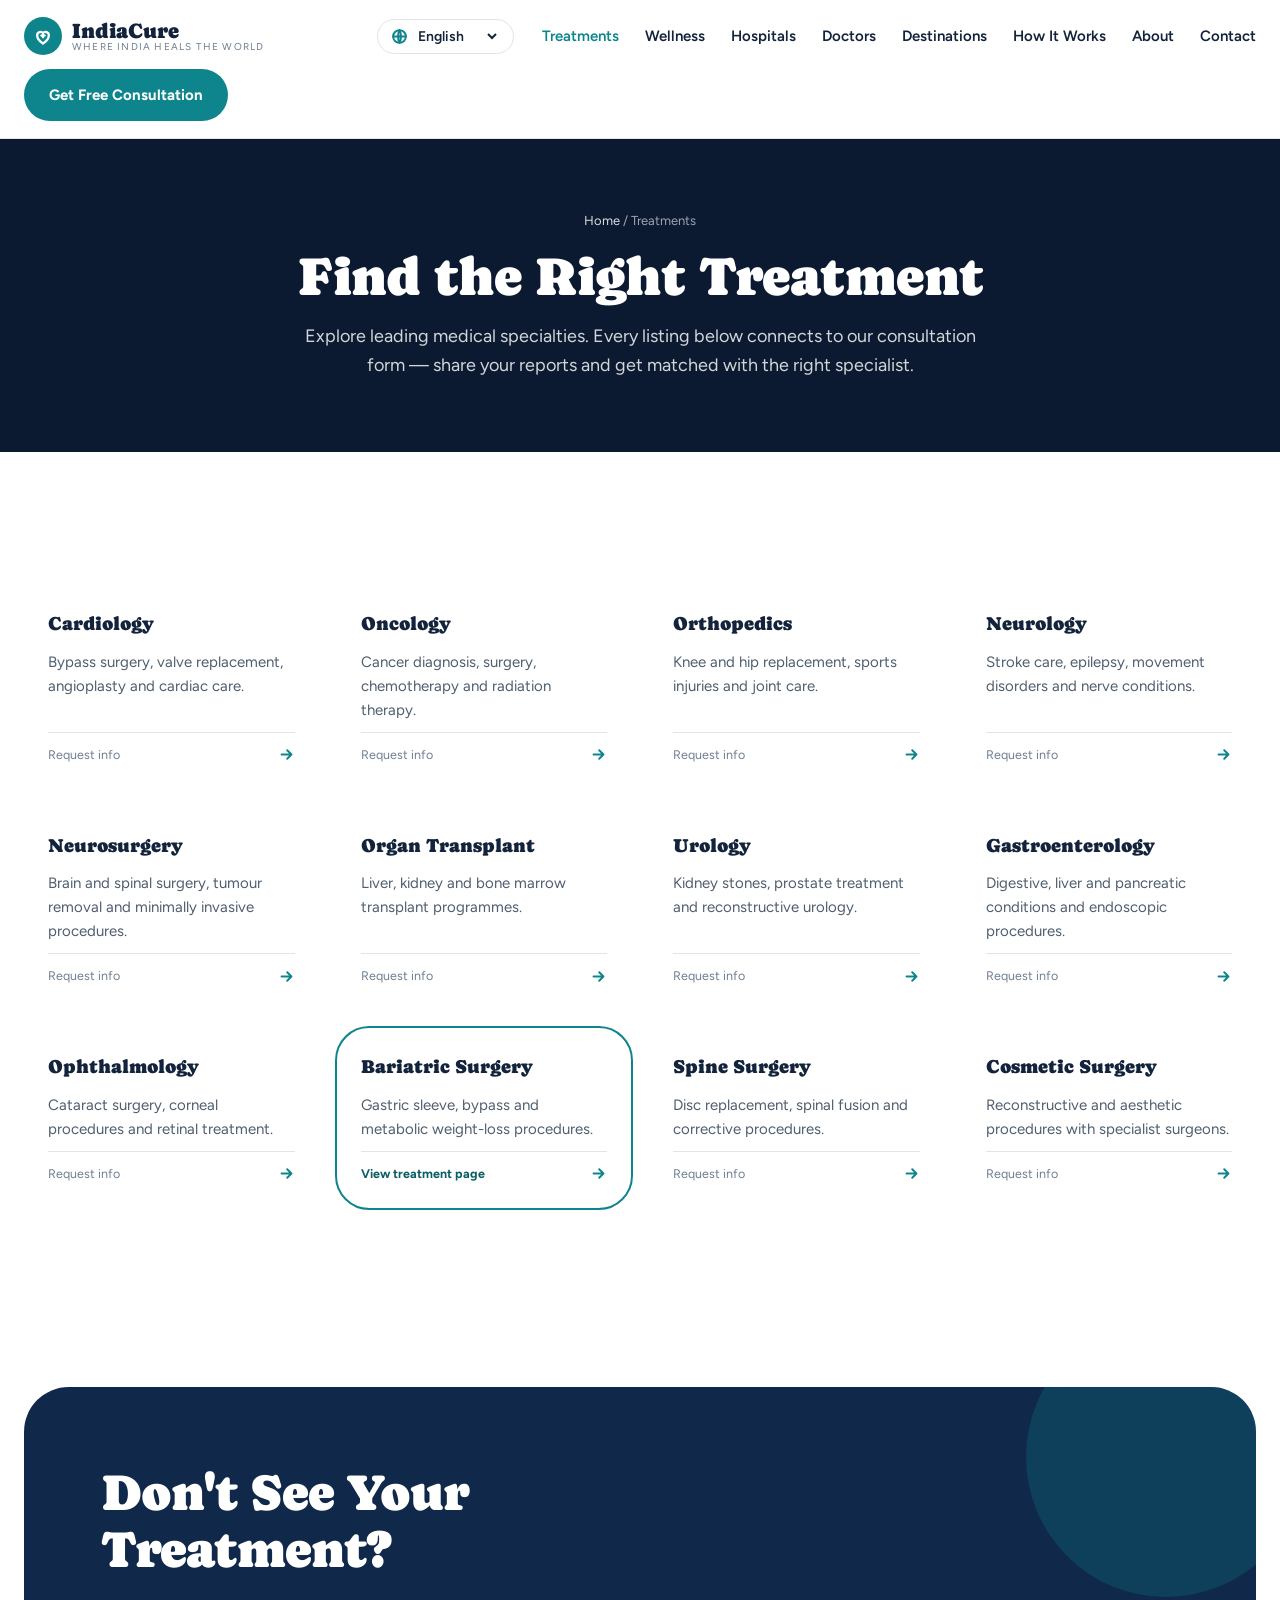
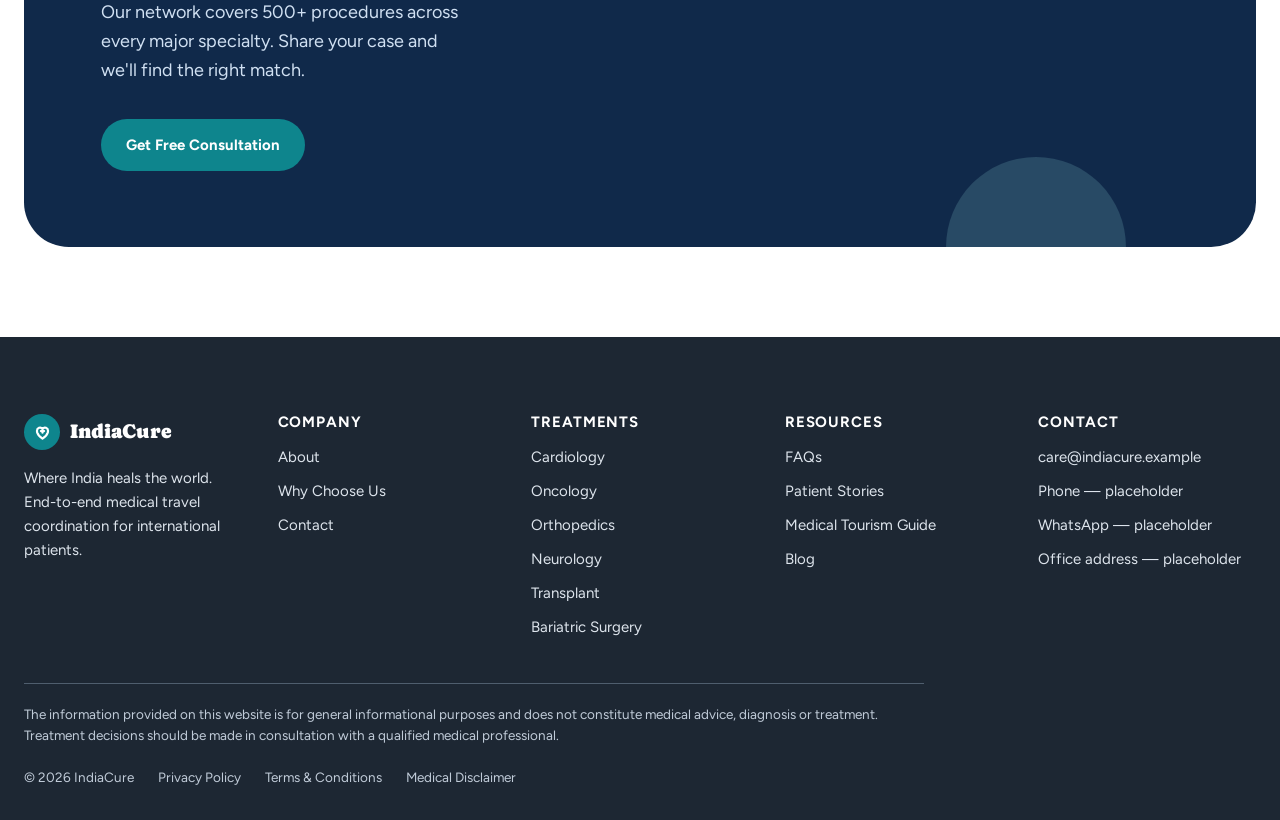
<file: treatments.html>
<!DOCTYPE html>
<html lang="en">
<head>
<meta charset="utf-8">
<meta name="viewport" content="width=device-width, initial-scale=1">
<title>Treatments — IndiaCure</title>
<meta name="description" content="Explore leading medical specialties and treatment options available through IndiaCure's network of accredited hospitals in India.">
<link rel="icon" href="data:,">
<link rel="preconnect" href="https://fonts.googleapis.com">
<link rel="preconnect" href="https://fonts.gstatic.com" crossorigin>
<link href="https://fonts.googleapis.com/css2?family=Caprasimo&family=Figtree:wght@400;600;700&display=swap" rel="stylesheet">
<link rel="stylesheet" href="assets/style.css">
</head>
<body>

<header class="site-header">
  <div class="nav-inner">
    <a href="index.html" class="brand">
      <span class="brand-icon">
        <svg width="20" height="20" viewBox="0 0 24 24" fill="none" stroke="currentColor" stroke-width="2.75" stroke-linecap="round" stroke-linejoin="round"><path d="M12 21s-7-4.6-7-10a4 4 0 0 1 7-2.6A4 4 0 0 1 19 11c0 5.4-7 10-7 10z"></path><path d="M12 9.5v4M10 11.5h4"></path></svg>
      </span>
      <span class="brand-text">
        <span class="brand-name">IndiaCure</span>
        <span class="brand-tag" data-i18n="brand.tagline">Where India heals the world</span>
      </span>
    </a>
    <label class="lang-select">
      <svg width="17" height="17" viewBox="0 0 24 24" fill="none" stroke="var(--color-accent)" stroke-width="2.75" stroke-linecap="round" stroke-linejoin="round"><circle cx="12" cy="12" r="9"></circle><path d="M3 12h18M12 3c2.5 3 2.5 15 0 18M12 3c-2.5 3-2.5 15 0 18"></path></svg>
      <select aria-label="Language">
        <option value="en">English</option>
        <option value="hi">हिन्दी</option>
        <option value="fr">Français</option>
        <option value="pt">Português</option>
        <option value="ar">العربية</option>
      </select>
    </label>
    <button type="button" class="menu-toggle" aria-label="Open menu" aria-expanded="false">
      <svg width="22" height="22" viewBox="0 0 24 24" fill="none" stroke="currentColor" stroke-width="2.75" stroke-linecap="round" stroke-linejoin="round"><path d="M4 7h16M4 12h16M4 17h16"></path></svg>
    </button>
    <a href="index.html#consult" class="btn btn-primary header-cta" data-i18n="header.cta">Get Free Consultation</a>
    <nav class="main-nav">
      <a href="treatments.html" class="active" data-i18n="nav.treatments">Treatments</a>
      <a href="wellness.html" data-i18n="nav.wellness">Wellness</a>
      <a href="index.html#hospitals" data-i18n="nav.hospitals">Hospitals</a>
      <a href="index.html#doctors" data-i18n="nav.doctors">Doctors</a>
      <a href="index.html#destination" data-i18n="nav.destinations">Destinations</a>
      <a href="how-it-works.html" data-i18n="nav.how_it_works">How It Works</a>
      <a href="index.html#support" data-i18n="nav.about">About</a>
      <a href="index.html#consult" data-i18n="nav.contact">Contact</a>
    </nav>
  </div>
</header>

<section class="page-hero">
  <div class="wrap">
    <div class="breadcrumb"><a href="index.html" data-i18n="page.breadcrumb.home">Home</a> / <span data-i18n="page.treatments.crumb">Treatments</span></div>
    <h1 data-i18n="page.treatments.title">Find the Right Treatment</h1>
    <p data-i18n="page.treatments.sub">Explore leading medical specialties. Every listing below connects to our consultation form — share your reports and get matched with the right specialist.</p>
  </div>
</section>

<section class="section">
  <div class="treatment-grid">
    <a class="treatment-card" href="index.html#consult" id="cardiology">
      <span class="name" data-i18n="t.cardiology.name">Cardiology</span>
      <span class="desc" data-i18n="t.cardiology.desc">Bypass surgery, valve replacement, angioplasty and cardiac care.</span>
      <span class="meta"><span data-i18n="t.meta.request">Request info</span> <svg width="17" height="17" viewBox="0 0 24 24" fill="none" stroke="var(--color-accent)" stroke-width="2.75" stroke-linecap="round" stroke-linejoin="round"><path d="M5 12h14M13 6l6 6-6 6"></path></svg></span>
    </a>
    <a class="treatment-card" href="index.html#consult" id="oncology">
      <span class="name" data-i18n="t.oncology.name">Oncology</span>
      <span class="desc" data-i18n="t.oncology.desc">Cancer diagnosis, surgery, chemotherapy and radiation therapy.</span>
      <span class="meta"><span data-i18n="t.meta.request">Request info</span> <svg width="17" height="17" viewBox="0 0 24 24" fill="none" stroke="var(--color-accent)" stroke-width="2.75" stroke-linecap="round" stroke-linejoin="round"><path d="M5 12h14M13 6l6 6-6 6"></path></svg></span>
    </a>
    <a class="treatment-card" href="index.html#consult" id="orthopedics">
      <span class="name" data-i18n="t.orthopedics.name">Orthopedics</span>
      <span class="desc" data-i18n="t.orthopedics.desc">Knee and hip replacement, sports injuries and joint care.</span>
      <span class="meta"><span data-i18n="t.meta.request">Request info</span> <svg width="17" height="17" viewBox="0 0 24 24" fill="none" stroke="var(--color-accent)" stroke-width="2.75" stroke-linecap="round" stroke-linejoin="round"><path d="M5 12h14M13 6l6 6-6 6"></path></svg></span>
    </a>
    <a class="treatment-card" href="index.html#consult" id="neurology">
      <span class="name" data-i18n="t.neurology.name">Neurology</span>
      <span class="desc" data-i18n="t.neurology.desc">Stroke care, epilepsy, movement disorders and nerve conditions.</span>
      <span class="meta"><span data-i18n="t.meta.request">Request info</span> <svg width="17" height="17" viewBox="0 0 24 24" fill="none" stroke="var(--color-accent)" stroke-width="2.75" stroke-linecap="round" stroke-linejoin="round"><path d="M5 12h14M13 6l6 6-6 6"></path></svg></span>
    </a>
    <a class="treatment-card" href="index.html#consult" id="neurosurgery">
      <span class="name" data-i18n="t.neurosurgery.name">Neurosurgery</span>
      <span class="desc" data-i18n="t.neurosurgery.desc">Brain and spinal surgery, tumour removal and minimally invasive procedures.</span>
      <span class="meta"><span data-i18n="t.meta.request">Request info</span> <svg width="17" height="17" viewBox="0 0 24 24" fill="none" stroke="var(--color-accent)" stroke-width="2.75" stroke-linecap="round" stroke-linejoin="round"><path d="M5 12h14M13 6l6 6-6 6"></path></svg></span>
    </a>
    <a class="treatment-card" href="index.html#consult" id="organ-transplant">
      <span class="name" data-i18n="t.transplant.name">Organ Transplant</span>
      <span class="desc" data-i18n="t.transplant.desc">Liver, kidney and bone marrow transplant programmes.</span>
      <span class="meta"><span data-i18n="t.meta.request">Request info</span> <svg width="17" height="17" viewBox="0 0 24 24" fill="none" stroke="var(--color-accent)" stroke-width="2.75" stroke-linecap="round" stroke-linejoin="round"><path d="M5 12h14M13 6l6 6-6 6"></path></svg></span>
    </a>
    <a class="treatment-card" href="index.html#consult" id="urology">
      <span class="name" data-i18n="t.urology.name">Urology</span>
      <span class="desc" data-i18n="t.urology.desc">Kidney stones, prostate treatment and reconstructive urology.</span>
      <span class="meta"><span data-i18n="t.meta.request">Request info</span> <svg width="17" height="17" viewBox="0 0 24 24" fill="none" stroke="var(--color-accent)" stroke-width="2.75" stroke-linecap="round" stroke-linejoin="round"><path d="M5 12h14M13 6l6 6-6 6"></path></svg></span>
    </a>
    <a class="treatment-card" href="index.html#consult" id="gastroenterology">
      <span class="name" data-i18n="t.gastro.name">Gastroenterology</span>
      <span class="desc" data-i18n="t.gastro.desc">Digestive, liver and pancreatic conditions and endoscopic procedures.</span>
      <span class="meta"><span data-i18n="t.meta.request">Request info</span> <svg width="17" height="17" viewBox="0 0 24 24" fill="none" stroke="var(--color-accent)" stroke-width="2.75" stroke-linecap="round" stroke-linejoin="round"><path d="M5 12h14M13 6l6 6-6 6"></path></svg></span>
    </a>
    <a class="treatment-card" href="index.html#consult" id="ophthalmology">
      <span class="name" data-i18n="t.ophthalmology.name">Ophthalmology</span>
      <span class="desc" data-i18n="t.ophthalmology.desc">Cataract surgery, corneal procedures and retinal treatment.</span>
      <span class="meta"><span data-i18n="t.meta.request">Request info</span> <svg width="17" height="17" viewBox="0 0 24 24" fill="none" stroke="var(--color-accent)" stroke-width="2.75" stroke-linecap="round" stroke-linejoin="round"><path d="M5 12h14M13 6l6 6-6 6"></path></svg></span>
    </a>
    <a class="treatment-card featured" href="bariatric-surgery.html">
      <span class="name" data-i18n="t.bariatric.name">Bariatric Surgery</span>
      <span class="desc" data-i18n="t.bariatric.desc">Gastric sleeve, bypass and metabolic weight-loss procedures.</span>
      <span class="meta"><span data-i18n="t.meta.featured">View treatment page</span> <svg width="17" height="17" viewBox="0 0 24 24" fill="none" stroke="var(--color-accent)" stroke-width="2.75" stroke-linecap="round" stroke-linejoin="round"><path d="M5 12h14M13 6l6 6-6 6"></path></svg></span>
    </a>
    <a class="treatment-card" href="index.html#consult" id="spine-surgery">
      <span class="name" data-i18n="t.spine.name">Spine Surgery</span>
      <span class="desc" data-i18n="t.spine.desc">Disc replacement, spinal fusion and corrective procedures.</span>
      <span class="meta"><span data-i18n="t.meta.request">Request info</span> <svg width="17" height="17" viewBox="0 0 24 24" fill="none" stroke="var(--color-accent)" stroke-width="2.75" stroke-linecap="round" stroke-linejoin="round"><path d="M5 12h14M13 6l6 6-6 6"></path></svg></span>
    </a>
    <a class="treatment-card" href="index.html#consult" id="cosmetic-surgery">
      <span class="name" data-i18n="t.cosmetic.name">Cosmetic Surgery</span>
      <span class="desc" data-i18n="t.cosmetic.desc">Reconstructive and aesthetic procedures with specialist surgeons.</span>
      <span class="meta"><span data-i18n="t.meta.request">Request info</span> <svg width="17" height="17" viewBox="0 0 24 24" fill="none" stroke="var(--color-accent)" stroke-width="2.75" stroke-linecap="round" stroke-linejoin="round"><path d="M5 12h14M13 6l6 6-6 6"></path></svg></span>
    </a>
  </div>
</section>

<section class="section">
  <div class="cta-banner">
    <div class="cta-inner">
      <h2 data-i18n="page.treatments.cta_title">Don't See Your Treatment?</h2>
      <p data-i18n="page.treatments.cta_sub">Our network covers 500+ procedures across every major specialty. Share your case and we'll find the right match.</p>
      <div class="cta-actions">
        <a href="index.html#consult" class="btn btn-primary" data-i18n="cta.primary">Get Free Consultation</a>
      </div>
    </div>
  </div>
</section>

<footer class="site-footer">
  <div class="wrap">
    <div class="footer-grid">
      <div>
        <div class="footer-brand">
          <span class="brand-icon">
            <svg width="19" height="19" viewBox="0 0 24 24" fill="none" stroke="#fff" stroke-width="2.75" stroke-linecap="round" stroke-linejoin="round"><path d="M12 21s-7-4.6-7-10a4 4 0 0 1 7-2.6A4 4 0 0 1 19 11c0 5.4-7 10-7 10z"></path><path d="M12 9.5v4M10 11.5h4"></path></svg>
          </span>
          <span class="brand-name">IndiaCure</span>
        </div>
        <p style="margin:16px 0 0;font-size:15px;max-width:26ch" data-i18n="footer.tagline">Where India heals the world. End-to-end medical travel coordination for international patients.</p>
      </div>
      <div class="footer-col">
        <h4 data-i18n="footer.company">Company</h4>
        <ul>
          <li><a href="index.html#support" data-i18n="nav.about">About</a></li>
          <li><a href="index.html#treatments" data-i18n="footer.why">Why Choose Us</a></li>
          <li><a href="index.html#consult" data-i18n="nav.contact">Contact</a></li>
        </ul>
      </div>
      <div class="footer-col">
        <h4 data-i18n="footer.treatments">Treatments</h4>
        <ul>
          <li><a href="treatments.html" data-i18n="footer.cardiology">Cardiology</a></li>
          <li><a href="treatments.html" data-i18n="footer.oncology">Oncology</a></li>
          <li><a href="treatments.html" data-i18n="footer.orthopedics">Orthopedics</a></li>
          <li><a href="treatments.html" data-i18n="footer.neurology">Neurology</a></li>
          <li><a href="treatments.html" data-i18n="footer.transplant">Transplant</a></li>
          <li><a href="bariatric-surgery.html" data-i18n="footer.bariatric">Bariatric Surgery</a></li>
        </ul>
      </div>
      <div class="footer-col">
        <h4 data-i18n="footer.resources">Resources</h4>
        <ul>
          <li><a href="index.html#faq" data-i18n="footer.faqs">FAQs</a></li>
          <li><a href="index.html#stories" data-i18n="footer.stories">Patient Stories</a></li>
          <li><a href="how-it-works.html" data-i18n="footer.guide">Medical Tourism Guide</a></li>
          <li><a href="index.html#faq" data-i18n="footer.blog">Blog</a></li>
        </ul>
      </div>
      <div class="footer-col">
        <h4 data-i18n="footer.contact_col">Contact</h4>
        <ul>
          <li data-i18n="footer.email">care@indiacure.example</li>
          <li data-i18n="footer.phone">Phone — placeholder</li>
          <li data-i18n="footer.whatsapp">WhatsApp — placeholder</li>
          <li data-i18n="footer.address">Office address — placeholder</li>
        </ul>
      </div>
    </div>
    <p class="footer-disclaimer" data-i18n="footer.disclaimer">The information provided on this website is for general informational purposes and does not constitute medical advice, diagnosis or treatment. Treatment decisions should be made in consultation with a qualified medical professional.</p>
    <div class="footer-bottom">
      <span>© <span class="footer-year">2026</span> IndiaCure</span>
      <a href="index.html#faq" data-i18n="footer.privacy">Privacy Policy</a>
      <a href="index.html#faq" data-i18n="footer.terms">Terms &amp; Conditions</a>
      <a href="index.html#faq" data-i18n="footer.medical_disclaimer">Medical Disclaimer</a>
    </div>
  </div>
</footer>

<script src="assets/i18n.js"></script>
<script src="assets/content-loader.js"></script>
<script src="assets/app.js"></script>
</body>
</html>
</file>
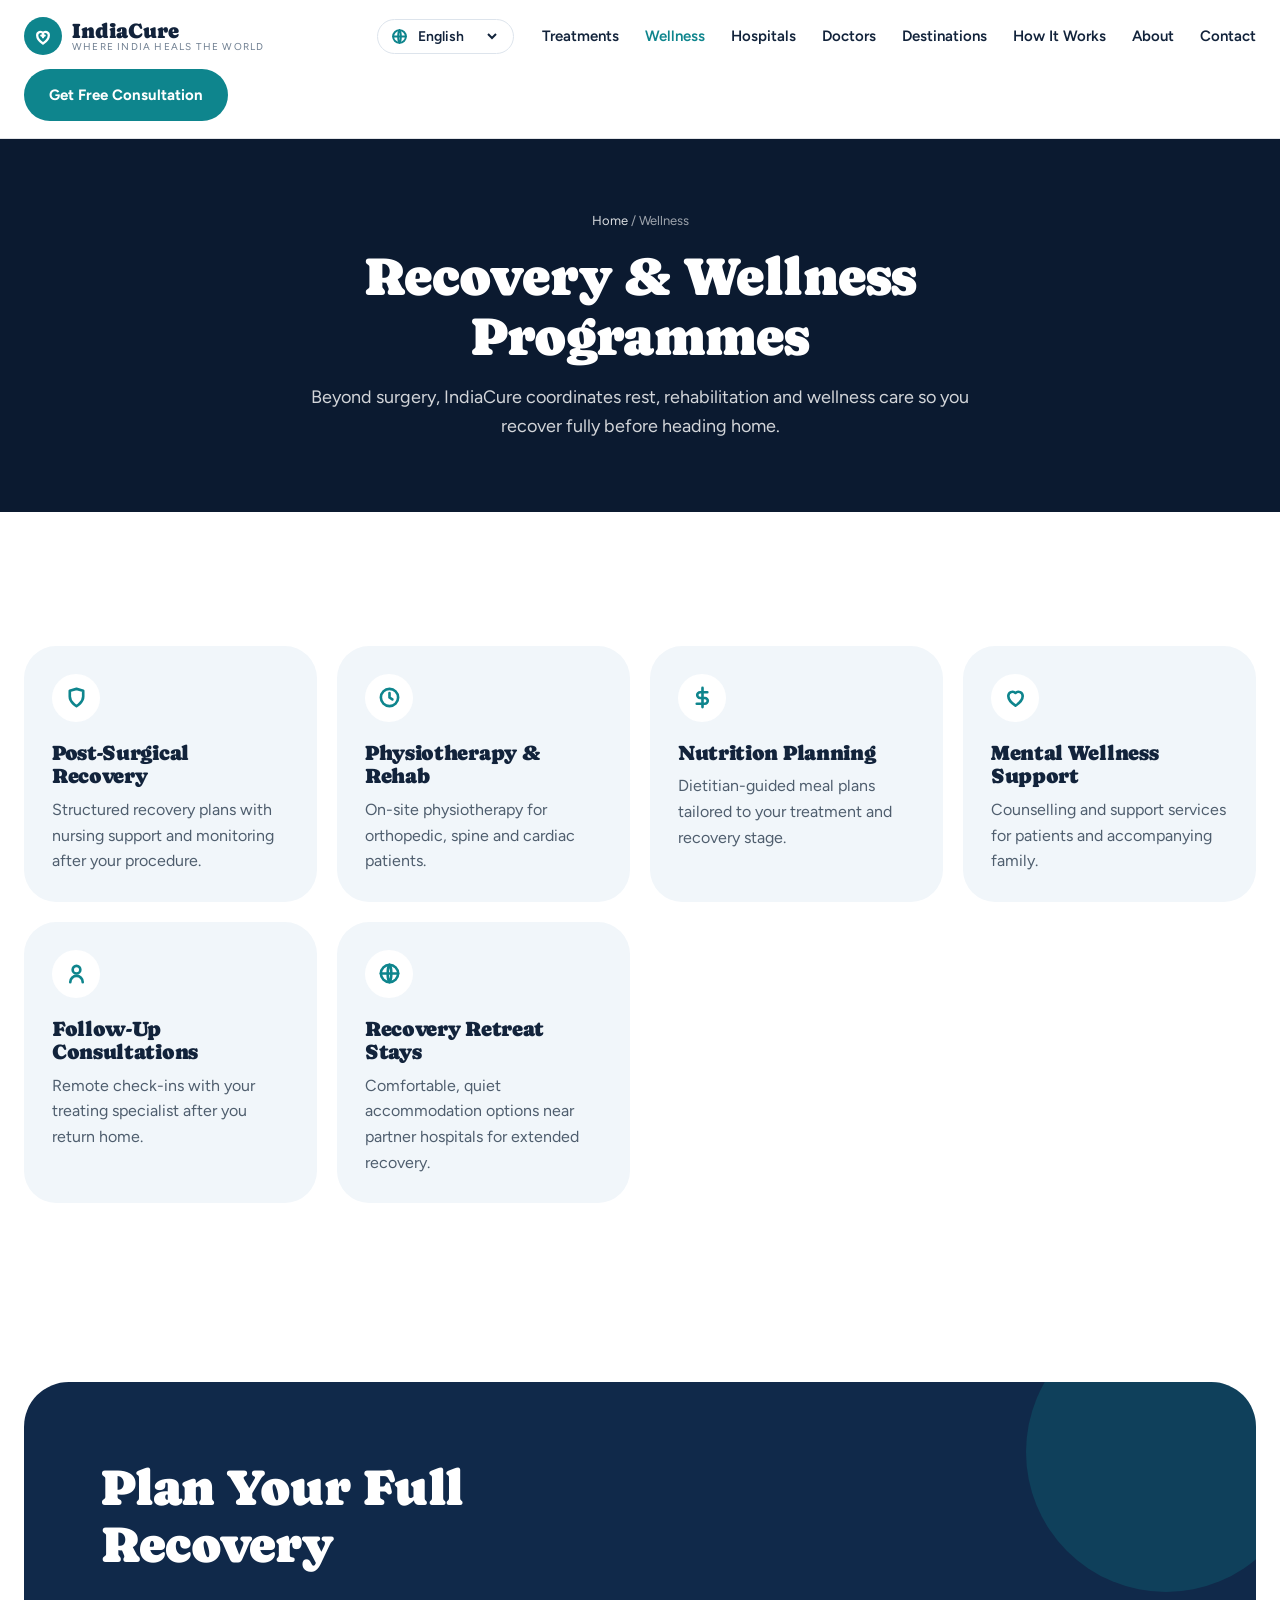
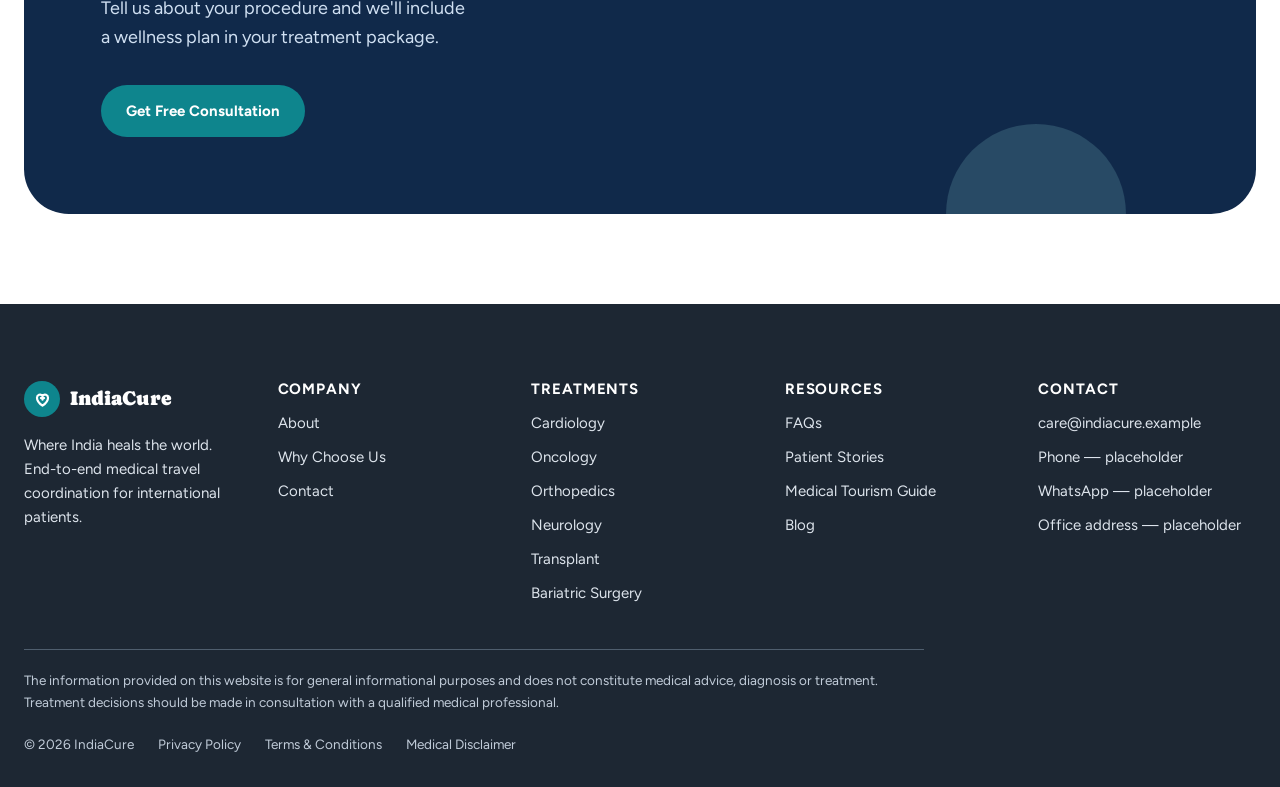
<file: wellness.html>
<!DOCTYPE html>
<html lang="en">
<head>
<meta charset="utf-8">
<meta name="viewport" content="width=device-width, initial-scale=1">
<title>Wellness — IndiaCure</title>
<meta name="description" content="Wellness and recovery programmes offered alongside medical treatment through IndiaCure's hospital network.">
<link rel="icon" href="data:,">
<link rel="preconnect" href="https://fonts.googleapis.com">
<link rel="preconnect" href="https://fonts.gstatic.com" crossorigin>
<link href="https://fonts.googleapis.com/css2?family=Caprasimo&family=Figtree:wght@400;600;700&display=swap" rel="stylesheet">
<link rel="stylesheet" href="assets/style.css">
</head>
<body>

<header class="site-header">
  <div class="nav-inner">
    <a href="index.html" class="brand">
      <span class="brand-icon">
        <svg width="20" height="20" viewBox="0 0 24 24" fill="none" stroke="currentColor" stroke-width="2.75" stroke-linecap="round" stroke-linejoin="round"><path d="M12 21s-7-4.6-7-10a4 4 0 0 1 7-2.6A4 4 0 0 1 19 11c0 5.4-7 10-7 10z"></path><path d="M12 9.5v4M10 11.5h4"></path></svg>
      </span>
      <span class="brand-text">
        <span class="brand-name">IndiaCure</span>
        <span class="brand-tag" data-i18n="brand.tagline">Where India heals the world</span>
      </span>
    </a>
    <label class="lang-select">
      <svg width="17" height="17" viewBox="0 0 24 24" fill="none" stroke="var(--color-accent)" stroke-width="2.75" stroke-linecap="round" stroke-linejoin="round"><circle cx="12" cy="12" r="9"></circle><path d="M3 12h18M12 3c2.5 3 2.5 15 0 18M12 3c-2.5 3-2.5 15 0 18"></path></svg>
      <select aria-label="Language">
        <option value="en">English</option>
        <option value="hi">हिन्दी</option>
        <option value="fr">Français</option>
        <option value="pt">Português</option>
        <option value="ar">العربية</option>
      </select>
    </label>
    <button type="button" class="menu-toggle" aria-label="Open menu" aria-expanded="false">
      <svg width="22" height="22" viewBox="0 0 24 24" fill="none" stroke="currentColor" stroke-width="2.75" stroke-linecap="round" stroke-linejoin="round"><path d="M4 7h16M4 12h16M4 17h16"></path></svg>
    </button>
    <a href="index.html#consult" class="btn btn-primary header-cta" data-i18n="header.cta">Get Free Consultation</a>
    <nav class="main-nav">
      <a href="treatments.html" data-i18n="nav.treatments">Treatments</a>
      <a href="wellness.html" class="active" data-i18n="nav.wellness">Wellness</a>
      <a href="index.html#hospitals" data-i18n="nav.hospitals">Hospitals</a>
      <a href="index.html#doctors" data-i18n="nav.doctors">Doctors</a>
      <a href="index.html#destination" data-i18n="nav.destinations">Destinations</a>
      <a href="how-it-works.html" data-i18n="nav.how_it_works">How It Works</a>
      <a href="index.html#support" data-i18n="nav.about">About</a>
      <a href="index.html#consult" data-i18n="nav.contact">Contact</a>
    </nav>
  </div>
</header>

<section class="page-hero">
  <div class="wrap">
    <div class="breadcrumb"><a href="index.html" data-i18n="page.breadcrumb.home">Home</a> / <span data-i18n="page.wellness.crumb">Wellness</span></div>
    <h1 data-i18n="page.wellness.title">Recovery &amp; Wellness Programmes</h1>
    <p data-i18n="page.wellness.sub">Beyond surgery, IndiaCure coordinates rest, rehabilitation and wellness care so you recover fully before heading home.</p>
  </div>
</section>

<section class="section">
  <div class="feature-grid">
    <div class="feature-card">
      <span class="feature-icon"><svg width="23" height="23" viewBox="0 0 24 24" fill="none" stroke="currentColor" stroke-width="2.75" stroke-linecap="round" stroke-linejoin="round"><path d="M12 21s-7-4-7-10V5l7-2 7 2v6c0 6-7 10-7 10z"></path></svg></span>
      <h3>Post-Surgical Recovery</h3>
      <p>Structured recovery plans with nursing support and monitoring after your procedure.</p>
    </div>
    <div class="feature-card">
      <span class="feature-icon"><svg width="23" height="23" viewBox="0 0 24 24" fill="none" stroke="currentColor" stroke-width="2.75" stroke-linecap="round" stroke-linejoin="round"><circle cx="12" cy="12" r="9"></circle><path d="M12 7.5V12l3 2"></path></svg></span>
      <h3>Physiotherapy &amp; Rehab</h3>
      <p>On-site physiotherapy for orthopedic, spine and cardiac patients.</p>
    </div>
    <div class="feature-card">
      <span class="feature-icon"><svg width="23" height="23" viewBox="0 0 24 24" fill="none" stroke="currentColor" stroke-width="2.75" stroke-linecap="round" stroke-linejoin="round"><path d="M12 2v20"></path><path d="M17 6.5H9.5a3 3 0 0 0 0 6h5a3 3 0 0 1 0 6H6"></path></svg></span>
      <h3>Nutrition Planning</h3>
      <p>Dietitian-guided meal plans tailored to your treatment and recovery stage.</p>
    </div>
    <div class="feature-card">
      <span class="feature-icon"><svg width="23" height="23" viewBox="0 0 24 24" fill="none" stroke="currentColor" stroke-width="2.75" stroke-linecap="round" stroke-linejoin="round"><path d="M12 20.5s-7.5-4.8-7.5-10a4.5 4.5 0 0 1 7.5-3.3A4.5 4.5 0 0 1 19.5 10.5c0 5.2-7.5 10-7.5 10z"></path></svg></span>
      <h3>Mental Wellness Support</h3>
      <p>Counselling and support services for patients and accompanying family.</p>
    </div>
    <div class="feature-card">
      <span class="feature-icon"><svg width="23" height="23" viewBox="0 0 24 24" fill="none" stroke="currentColor" stroke-width="2.75" stroke-linecap="round" stroke-linejoin="round"><circle cx="12" cy="8" r="4"></circle><path d="M5.5 21a6.5 6.5 0 0 1 13 0"></path></svg></span>
      <h3>Follow-Up Consultations</h3>
      <p>Remote check-ins with your treating specialist after you return home.</p>
    </div>
    <div class="feature-card">
      <span class="feature-icon"><svg width="23" height="23" viewBox="0 0 24 24" fill="none" stroke="currentColor" stroke-width="2.75" stroke-linecap="round" stroke-linejoin="round"><circle cx="12" cy="12" r="9"></circle><path d="M3 12h18M12 3c2.5 3 2.5 15 0 18M12 3c-2.5 3-2.5 15 0 18"></path></svg></span>
      <h3>Recovery Retreat Stays</h3>
      <p>Comfortable, quiet accommodation options near partner hospitals for extended recovery.</p>
    </div>
  </div>
</section>

<section class="section">
  <div class="cta-banner">
    <div class="cta-inner">
      <h2 data-i18n="page.wellness.cta_title">Plan Your Full Recovery</h2>
      <p data-i18n="page.wellness.cta_sub">Tell us about your procedure and we'll include a wellness plan in your treatment package.</p>
      <div class="cta-actions">
        <a href="index.html#consult" class="btn btn-primary" data-i18n="cta.primary">Get Free Consultation</a>
      </div>
    </div>
  </div>
</section>

<footer class="site-footer">
  <div class="wrap">
    <div class="footer-grid">
      <div>
        <div class="footer-brand">
          <span class="brand-icon">
            <svg width="19" height="19" viewBox="0 0 24 24" fill="none" stroke="#fff" stroke-width="2.75" stroke-linecap="round" stroke-linejoin="round"><path d="M12 21s-7-4.6-7-10a4 4 0 0 1 7-2.6A4 4 0 0 1 19 11c0 5.4-7 10-7 10z"></path><path d="M12 9.5v4M10 11.5h4"></path></svg>
          </span>
          <span class="brand-name">IndiaCure</span>
        </div>
        <p style="margin:16px 0 0;font-size:15px;max-width:26ch" data-i18n="footer.tagline">Where India heals the world. End-to-end medical travel coordination for international patients.</p>
      </div>
      <div class="footer-col">
        <h4 data-i18n="footer.company">Company</h4>
        <ul>
          <li><a href="index.html#support" data-i18n="nav.about">About</a></li>
          <li><a href="index.html#treatments" data-i18n="footer.why">Why Choose Us</a></li>
          <li><a href="index.html#consult" data-i18n="nav.contact">Contact</a></li>
        </ul>
      </div>
      <div class="footer-col">
        <h4 data-i18n="footer.treatments">Treatments</h4>
        <ul>
          <li><a href="treatments.html" data-i18n="footer.cardiology">Cardiology</a></li>
          <li><a href="treatments.html" data-i18n="footer.oncology">Oncology</a></li>
          <li><a href="treatments.html" data-i18n="footer.orthopedics">Orthopedics</a></li>
          <li><a href="treatments.html" data-i18n="footer.neurology">Neurology</a></li>
          <li><a href="treatments.html" data-i18n="footer.transplant">Transplant</a></li>
          <li><a href="bariatric-surgery.html" data-i18n="footer.bariatric">Bariatric Surgery</a></li>
        </ul>
      </div>
      <div class="footer-col">
        <h4 data-i18n="footer.resources">Resources</h4>
        <ul>
          <li><a href="index.html#faq" data-i18n="footer.faqs">FAQs</a></li>
          <li><a href="index.html#stories" data-i18n="footer.stories">Patient Stories</a></li>
          <li><a href="how-it-works.html" data-i18n="footer.guide">Medical Tourism Guide</a></li>
          <li><a href="index.html#faq" data-i18n="footer.blog">Blog</a></li>
        </ul>
      </div>
      <div class="footer-col">
        <h4 data-i18n="footer.contact_col">Contact</h4>
        <ul>
          <li data-i18n="footer.email">care@indiacure.example</li>
          <li data-i18n="footer.phone">Phone — placeholder</li>
          <li data-i18n="footer.whatsapp">WhatsApp — placeholder</li>
          <li data-i18n="footer.address">Office address — placeholder</li>
        </ul>
      </div>
    </div>
    <p class="footer-disclaimer" data-i18n="footer.disclaimer">The information provided on this website is for general informational purposes and does not constitute medical advice, diagnosis or treatment. Treatment decisions should be made in consultation with a qualified medical professional.</p>
    <div class="footer-bottom">
      <span>© <span class="footer-year">2026</span> IndiaCure</span>
      <a href="index.html#faq" data-i18n="footer.privacy">Privacy Policy</a>
      <a href="index.html#faq" data-i18n="footer.terms">Terms &amp; Conditions</a>
      <a href="index.html#faq" data-i18n="footer.medical_disclaimer">Medical Disclaimer</a>
    </div>
  </div>
</footer>

<script src="assets/i18n.js"></script>
<script src="assets/content-loader.js"></script>
<script src="assets/app.js"></script>
</body>
</html>
</file>
<file: assets/style.css>
/* IndiaCure — design tokens & component styles */

:root {
  --color-bg: #ffffff;
  --color-surface: #f1f6fa;
  --color-text: #12233b;
  --color-accent: #0e858d;
  --color-accent-2: #163d68;
  --color-divider: rgba(18, 35, 59, 0.12);

  --color-neutral-100: #f7fafc; --color-neutral-200: #eef2f7; --color-neutral-300: #dde4ec;
  --color-neutral-400: #c0cbd8; --color-neutral-500: #97a5b5; --color-neutral-600: #6f7f91;
  --color-neutral-700: #4f5e6e; --color-neutral-800: #35414e; --color-neutral-900: #1d2733;

  --color-accent-100: #e6f6f6; --color-accent-200: #c6ecec; --color-accent-300: #96dcdd;
  --color-accent-400: #56c1c5; --color-accent-500: #2aa3aa; --color-accent-600: #0e757d;
  --color-accent-700: #0a5d64; --color-accent-800: #09474d; --color-accent-900: #083236;

  --color-accent-2-100: #eaf1fa; --color-accent-2-200: #d0e0f2; --color-accent-2-300: #a8c4e0;
  --color-accent-2-400: #7099c6; --color-accent-2-500: #3f6fa5; --color-accent-2-600: #245285;
  --color-accent-2-700: #163d68; --color-accent-2-800: #10294a; --color-accent-2-900: #0b1a30;

  --font-heading: "Caprasimo", Georgia, serif;
  --font-body: "Figtree", system-ui, -apple-system, "Segoe UI", sans-serif;

  --radius-sm: 8px;
  --radius-md: 16px;
  --radius-lg: 28px;

  --shadow-sm: 0 1px 3px rgba(18, 35, 59, 0.10);
  --shadow-md: 0 6px 20px rgba(18, 35, 59, 0.10);
  --shadow-lg: 0 22px 60px rgba(18, 35, 59, 0.14);
}

* , *::before, *::after { box-sizing: border-box; }
html { scroll-behavior: smooth; }
body {
  margin: 0;
  background: var(--color-bg);
  color: var(--color-text);
  font-family: var(--font-body);
  font-size: 17px;
  line-height: 1.6;
  -webkit-font-smoothing: antialiased;
}
h1, h2, h3, h4, h5, h6 {
  font-family: var(--font-heading);
  font-weight: 400;
  line-height: 1.12;
  letter-spacing: -0.015em;
  margin: 0 0 8.8px;
}
h1 { font-size: 42px; }
h2 { font-size: 32px; letter-spacing: -0.02em; }
h3 { font-size: 25px; }
h4 { font-size: 20px; }
p { margin: 0 0 13.2px; }
a { color: var(--color-accent-700); text-decoration: none; text-underline-offset: 3px; }
a:hover { color: var(--color-accent); }
img { display: block; max-width: 100%; }
ul { margin: 0; padding: 0; }
li { list-style: none; }
:focus-visible { outline: 2px solid var(--color-accent); outline-offset: 2px; }

.wrap { max-width: 1280px; margin: 0 auto; padding: 0 24px; }

/* buttons */
.btn {
  display: inline-flex; align-items: center; justify-content: center; gap: 8px;
  cursor: pointer; border: 1px solid transparent; border-radius: 999px;
  font-family: var(--font-body); font-weight: 700; font-size: 15px;
  padding: 13px 24px; transition: background .18s ease, color .18s ease, transform .18s ease;
}
.btn-primary { background: var(--color-accent); color: #fff; }
.btn-primary:hover { background: var(--color-accent-700); color: #fff; }
.btn-secondary { border-color: var(--color-neutral-300); color: var(--color-text); background: transparent; }
.btn-secondary:hover { background: var(--color-neutral-200); }
.btn-block { width: 100%; }

/* header */
.site-header {
  position: sticky; top: 0; z-index: 60;
  background: rgba(255,255,255,0.88);
  backdrop-filter: blur(14px);
  border-bottom: 1px solid var(--color-divider);
  transition: padding .28s ease;
}
.nav-inner {
  max-width: 1280px; margin: 0 auto; padding: 17px 24px;
  display: flex; flex-wrap: wrap; align-items: center; gap: 14px 28px;
  min-height: 68px; transition: padding .28s ease;
}
.site-header.scrolled .nav-inner { padding-top: 9px; padding-bottom: 9px; }
.brand { display: flex; align-items: center; gap: 10px; margin-right: auto; color: var(--color-text); }
.brand-icon {
  display: grid; place-items: center; width: 38px; height: 38px; border-radius: 999px;
  background: var(--color-accent); color: #fff; flex: none;
}
.brand-text { display: flex; flex-direction: column; line-height: 1.05; }
.brand-name { font-family: var(--font-heading); font-size: 21px; }
.brand-tag { font-size: 10px; letter-spacing: 0.12em; text-transform: uppercase; color: var(--color-neutral-600); }

.lang-select {
  display: flex; align-items: center; gap: 6px; order: 1;
  padding: 7px 13px; border-radius: 999px; border: 1px solid var(--color-neutral-300);
  background: var(--color-bg);
}
.lang-select select {
  border: 0; background: transparent; font-family: var(--font-body); font-size: 14px;
  font-weight: 600; color: var(--color-text); cursor: pointer; outline: none;
}

.menu-toggle {
  display: none; order: 2; place-items: center; width: 46px; height: 46px; flex: none;
  border-radius: 999px; border: 1px solid var(--color-neutral-300); background: var(--color-bg);
  color: var(--color-text); cursor: pointer;
}
.header-cta { order: 3; white-space: nowrap; }

.main-nav {
  order: 1; display: flex; align-items: center; gap: 26px; font-size: 15px; font-weight: 600;
}
.main-nav a { color: var(--color-text); }
.main-nav a:hover, .main-nav a.active { color: var(--color-accent); }

@media (max-width: 1080px) {
  .menu-toggle { display: grid; }
  .main-nav {
    display: none; order: 4; width: 100%; flex-direction: column; align-items: flex-start;
    gap: 16px; padding-bottom: 14px;
  }
  .main-nav.open { display: flex; }
}

/* hero */
.hero {
  position: relative; min-height: calc(100vh - 68px); display: grid; place-items: center;
  overflow: hidden; background: var(--color-accent-2-900); isolation: isolate;
}
.hero-media { position: absolute; inset: 0; z-index: 0; }
.hero-media img, .hero-media video { width: 100%; height: 100%; object-fit: cover; }
.hero-overlay {
  position: absolute; inset: 0; z-index: 1; pointer-events: none;
  background: linear-gradient(180deg, rgba(11,26,48,0.44) 0%, rgba(11,26,48,0.30) 45%, rgba(11,26,48,0.62) 100%);
}
.hero-content {
  position: relative; z-index: 2; max-width: 1000px; margin: 0 auto;
  padding: clamp(80px,10vh,140px) 24px clamp(96px,12vh,150px);
  text-align: center; display: flex; flex-direction: column; align-items: center;
}
.hero-badge {
  display: inline-flex; align-items: center; gap: 8px; padding: 8px 17px; border-radius: 999px;
  background: rgba(255,255,255,0.16); backdrop-filter: blur(8px); border: 1px solid rgba(255,255,255,0.26);
  color: #fff; white-space: nowrap; font-size: clamp(10.5px,1.15vw,12.5px); font-weight: 700;
  letter-spacing: 0.06em; text-transform: uppercase;
}
.hero-title {
  font-size: clamp(44px,7vw,86px); line-height: 1.03; margin: 26px 0 0; max-width: 20ch;
  color: #fff; text-shadow: 0 2px 30px rgba(11,26,48,0.55);
}
.hero-rule { display: block; width: 96px; height: 3px; border-radius: 999px; background: var(--color-accent-400); margin: 30px 0 0; }
.hero-sub {
  font-size: clamp(17px,1.6vw,21px); color: rgba(255,255,255,0.88); max-width: 54ch; margin: 26px 0 0;
}
.hero-actions { display: flex; flex-wrap: wrap; justify-content: center; gap: 14px; margin-top: 38px; }
.hero-actions .btn-primary { box-shadow: 0 14px 40px rgba(9,71,77,0.45); font-size: 16.5px; padding: 17px 30px; }
.hero-actions .btn-secondary {
  font-size: 16.5px; padding: 17px 30px; border-color: rgba(255,255,255,0.45); color: #fff;
  background: rgba(255,255,255,0.10); backdrop-filter: blur(8px);
}
.hero-actions .btn-secondary:hover { background: rgba(255,255,255,0.22); color: #fff; }
.hero-stats {
  display: flex; flex-wrap: wrap; justify-content: center; gap: 18px 52px; margin-top: 52px;
  padding-top: 32px; border-top: 1px solid rgba(255,255,255,0.24); width: min(100%,720px);
}
.hero-stats .num { font-family: var(--font-heading); font-size: 30px; line-height: 1; color: #fff; }
.hero-stats .label { font-size: 13px; color: rgba(255,255,255,0.72); margin-top: 4px; }
.scroll-down {
  position: absolute; z-index: 2; bottom: 26px; left: 50%; transform: translateX(-50%);
  display: grid; place-items: center; width: 44px; height: 44px; border-radius: 999px;
  color: #fff; border: 1px solid rgba(255,255,255,0.32);
}
.scroll-down:hover { background: rgba(255,255,255,0.18); color: #fff; }
.scroll-down svg { animation: icBob 2.2s ease-in-out infinite; }
@keyframes icBob { 0%,100% { transform: translateY(0); opacity: .85; } 50% { transform: translateY(7px); opacity: .45; } }

/* stat strip */
.stat-strip { background: var(--color-surface); }
.stat-strip .wrap {
  padding: clamp(36px,4vw,56px) 24px; display: grid;
  grid-template-columns: repeat(auto-fit,minmax(160px,1fr)); gap: 28px; text-align: center;
}
.stat-strip .num { font-family: var(--font-heading); font-size: clamp(34px,3.4vw,44px); color: var(--color-accent-2-700); line-height: 1; }
.stat-strip .label { font-size: 14px; color: var(--color-neutral-700); margin-top: 6px; }

/* generic section spacing */
.section { padding: clamp(56px,7vw,100px) 24px; max-width: 1280px; margin: 0 auto; }
.section-alt { background: var(--color-surface); }
.section-alt > .section { padding-left: 24px; padding-right: 24px; }
.section-head { display: flex; flex-wrap: wrap; gap: 20px; align-items: flex-end; justify-content: space-between; }
.section-head p { font-size: 18px; color: var(--color-neutral-700); margin: 16px 0 0; max-width: 58ch; }
.section-link { font-weight: 700; display: inline-flex; align-items: center; gap: 8px; white-space: nowrap; }

/* feature cards */
.feature-grid { display: grid; grid-template-columns: repeat(auto-fit,minmax(280px,1fr)); gap: 20px; margin-top: 44px; }
.feature-card {
  background: var(--color-surface); border-radius: calc(28px * 1.15); padding: 28px;
  transition: transform .3s ease, box-shadow .3s ease;
}
.feature-card:hover { transform: translateY(-6px); box-shadow: var(--shadow-md); }
.feature-icon {
  display: grid; place-items: center; width: 48px; height: 48px; border-radius: 999px;
  background: var(--color-bg); color: var(--color-accent);
}
.feature-card h3 { font-size: 21px; margin: 20px 0 8px; }
.feature-card p { margin: 0; color: var(--color-neutral-700); font-size: 16px; }

/* treatment cards */
.treatment-grid { display: grid; grid-template-columns: repeat(auto-fill,minmax(268px,1fr)); gap: 18px; margin-top: 44px; }
.treatment-card {
  background: var(--color-bg); border-radius: calc(28px * 1.15); padding: 24px;
  display: flex; flex-direction: column; gap: 10px; color: var(--color-text);
  transition: transform .3s ease, box-shadow .3s ease;
}
.treatment-card:hover { transform: translateY(-5px); box-shadow: var(--shadow-md); }
.treatment-card.featured { outline: 2px solid var(--color-accent); }
.treatment-card .name { font-family: var(--font-heading); font-size: 19px; }
.treatment-card .desc { font-size: 15px; color: var(--color-neutral-700); flex: 1; }
.treatment-card .meta {
  display: flex; align-items: center; justify-content: space-between; font-size: 12.5px;
  color: var(--color-neutral-600); padding-top: 12px; border-top: 1px solid var(--color-divider);
}
.treatment-card.featured .meta { color: var(--color-accent-700); font-weight: 700; }

/* process steps */
.step-grid { display: grid; grid-template-columns: repeat(auto-fit,minmax(210px,1fr)); gap: 24px; margin-top: 48px; }
.step {
  position: relative; padding-top: 30px; border-top: 2px solid var(--color-accent-200);
}
.step::before {
  content: ""; position: absolute; top: -9px; left: 0; width: 16px; height: 16px; border-radius: 999px;
  background: var(--color-accent); box-shadow: 0 0 0 5px var(--color-accent-100);
}
.step .idx { font-family: var(--font-heading); font-size: 15px; color: var(--color-accent-700); }
.step h3 { font-size: 19px; margin: 8px 0 6px; }
.step p { margin: 0; font-size: 15.5px; color: var(--color-neutral-700); }

/* support timeline grid */
.timeline-grid {
  display: grid; grid-template-columns: repeat(auto-fit,minmax(230px,1fr)); gap: 2px; margin-top: 44px;
  background: var(--color-neutral-300); border-radius: calc(28px * 1.15); overflow: hidden;
}
.timeline-cell { background: var(--color-bg); padding: 26px 24px; }
.timeline-cell .idx { font-family: var(--font-heading); font-size: 14px; color: var(--color-accent-700); }
.timeline-cell .name { font-size: 17px; font-weight: 700; margin-top: 8px; }

/* hospitals */
.hospital-grid { display: grid; grid-template-columns: repeat(auto-fit,minmax(320px,1fr)); gap: 22px; margin-top: 40px; }
.hospital-card {
  background: var(--color-bg); border-radius: calc(28px * 1.15); overflow: hidden;
  display: flex; flex-direction: column; transition: transform .3s ease, box-shadow .3s ease;
}
.hospital-card:hover { transform: translateY(-5px); box-shadow: var(--shadow-md); }
.hospital-media { height: 190px; background: var(--color-neutral-200); position: relative; overflow: hidden; }
.cms-img-overlay { position: absolute; inset: 0; width: 100%; height: 100%; object-fit: cover; display: none; }
.hospital-body { padding: 24px; display: flex; flex-direction: column; gap: 10px; flex: 1; }
.hospital-loc { display: flex; align-items: center; gap: 8px; font-size: 13px; color: var(--color-neutral-600); }
.hospital-body h3 { font-size: 22px; margin: 0; }
.hospital-body .placeholder-note { font-size: 12px; font-family: var(--font-body); color: var(--color-neutral-500); }
.hospital-body p { margin: 0; font-size: 15.5px; color: var(--color-neutral-700); flex: 1; }
.chip-row { display: flex; flex-wrap: wrap; gap: 7px; }
.tag { display: inline-flex; align-items: center; font-size: 11px; letter-spacing: 0.02em; padding: 3px 10px; border-radius: 999px; }
.tag-accent { background: var(--color-accent-100); color: var(--color-accent-800); }
.tag-neutral { background: var(--color-neutral-200); color: var(--color-neutral-800); }
.tag-accent-2 { background: var(--color-accent-2-100); color: var(--color-accent-2-800); font-size: 13px; padding: 6px 14px; }

/* doctors */
.dept-filter { display: flex; flex-wrap: wrap; gap: 9px; margin-top: 32px; }
.dept-btn {
  cursor: pointer; font-family: var(--font-body); font-weight: 700; font-size: 14px; white-space: nowrap;
  padding: 9px 17px; border-radius: 999px; border: 1px solid var(--color-neutral-300);
  background: var(--color-bg); color: var(--color-text);
}
.dept-btn.active { background: var(--color-accent); color: #fff; border-color: var(--color-accent); }
.doctor-grid { display: grid; grid-template-columns: repeat(auto-fit,minmax(340px,1fr)); gap: 22px; margin-top: 36px; }
.doctor-card {
  background: var(--color-surface); border-radius: calc(28px * 1.15); padding: 28px;
  display: flex; flex-direction: column; gap: 4px; transition: transform .3s ease, box-shadow .3s ease;
}
.doctor-card:hover { transform: translateY(-5px); box-shadow: var(--shadow-md); }
.doctor-head { display: flex; gap: 18px; align-items: center; }
.doctor-photo {
  width: 78px; height: 78px; flex: none; border-radius: 999px; overflow: hidden;
  background: var(--color-neutral-200); display: grid; place-items: center; color: var(--color-neutral-500); font-size: 12px;
}
.doctor-head h3 { font-size: 20.5px; line-height: 1.25; margin: 0; }
.doctor-dept { font-size: 14.5px; color: var(--color-accent-700); font-weight: 700; margin-top: 4px; }
.doctor-title { margin: 18px 0 0; font-size: 15.5px; font-weight: 600; color: var(--color-neutral-800); }
.doctor-hospitals { margin: 10px 0 0; font-size: 15px; color: var(--color-neutral-700); }
.doctor-chips { display: flex; flex-wrap: wrap; gap: 7px; margin-top: 16px; }
.doctor-chip { display: inline-flex; font-size: 12.5px; font-weight: 700; padding: 6px 12px; border-radius: 999px; background: var(--color-accent-100); color: var(--color-accent-800); }
.doctor-details { margin-top: 20px; border-top: 1px solid var(--color-divider); padding-top: 16px; }
.doctor-details summary { cursor: pointer; font-weight: 700; font-size: 15px; color: var(--color-accent-700); display: flex; align-items: center; gap: 8px; }
.doctor-details summary::-webkit-details-marker { display: none; }
.doctor-rows { margin: 18px 0 0; display: flex; flex-direction: column; gap: 14px; font-size: 14.5px; }
.doctor-rows dt { color: var(--color-neutral-600); font-weight: 700; font-size: 12.5px; letter-spacing: 0.05em; text-transform: uppercase; }
.doctor-rows dd { margin: 6px 0 0; color: var(--color-neutral-800); }

/* consult form */
.consult-section { background: var(--color-accent-2-800); color: #fff; }
.consult-grid { display: grid; grid-template-columns: repeat(auto-fit,minmax(340px,1fr)); gap: clamp(32px,5vw,64px); align-items: start; }
.consult-copy h2 { color: #fff; max-width: 18ch; }
.consult-copy > p { font-size: 18px; color: var(--color-accent-2-200); margin: 20px 0 0; max-width: 44ch; }
.consult-list { list-style: none; padding: 0; margin: 32px 0 0; display: flex; flex-direction: column; gap: 14px; }
.consult-list li { display: flex; gap: 12px; align-items: flex-start; font-size: 16px; color: var(--color-accent-2-100); }
.consult-list svg { flex: none; margin-top: 2px; }

.consult-form { background: var(--color-bg); color: var(--color-text); border-radius: calc(28px * 1.3); padding: clamp(24px,3vw,36px); box-shadow: var(--shadow-lg); }
.form-grid { display: grid; grid-template-columns: repeat(auto-fit,minmax(200px,1fr)); gap: 16px; }
.field { display: flex; flex-direction: column; gap: 7px; font-size: 13.5px; font-weight: 700; margin-top: 16px; }
.form-grid .field { margin-top: 0; }
.input {
  width: 100%; min-height: 48px; padding: 6px 14px; font: inherit; font-size: 15.5px;
  color: var(--color-text); background: var(--color-surface); border: 1px solid var(--color-neutral-300);
  border-radius: 999px;
}
.input:focus-visible { border-color: var(--color-accent); outline-offset: 0; }
.upload-box {
  display: flex; align-items: center; gap: 14px; padding: 18px; border: 1.5px dashed var(--color-neutral-400);
  border-radius: var(--radius-lg); cursor: pointer; background: var(--color-surface); position: relative;
}
.upload-box:hover { border-color: var(--color-accent); }
.upload-icon { display: grid; place-items: center; width: 42px; height: 42px; border-radius: 999px; background: var(--color-bg); color: var(--color-accent); flex: none; }
.upload-text { display: flex; flex-direction: column; gap: 2px; }
.upload-title { font-size: 15px; font-weight: 700; }
.upload-sub { font-size: 13px; color: var(--color-neutral-600); }
.upload-box input[type=file] { position: absolute; inset: 0; opacity: 0; cursor: pointer; }
.form-note { margin: 18px 0 0; font-size: 13px; color: var(--color-neutral-600); display: flex; gap: 9px; align-items: flex-start; }
.form-note svg { flex: none; margin-top: 2px; }
.form-status { margin-top: 12px; font-size: 14px; font-weight: 700; color: var(--color-accent-700); display: none; }
.form-status.visible { display: block; }

/* stories carousel */
.story-track-wrap { overflow: hidden; margin-top: 40px; border-radius: calc(28px * 1.3); }
.story-track { display: flex; transition: transform .55s cubic-bezier(.4,0,.2,1); }
.story-slide {
  min-width: 100%; background: var(--color-surface); border-radius: calc(28px * 1.3);
  padding: clamp(28px,4vw,48px); display: grid; grid-template-columns: repeat(auto-fit,minmax(240px,1fr));
  gap: 36px; align-items: center;
}
.story-photo { max-width: 420px; aspect-ratio: 1/1; border-radius: 26px; background: var(--color-neutral-200); }
.story-quote { font-size: 26px; line-height: 1.4; font-family: var(--font-heading); }
.story-meta { margin-top: 26px; display: flex; flex-wrap: wrap; gap: 8px 18px; align-items: center; font-size: 15px; }
.story-controls { display: flex; gap: 10px; }
.story-nav-btn { width: 48px; height: 48px; padding: 0; }
.story-dots { display: flex; gap: 8px; justify-content: center; margin-top: 24px; }
.story-dot { height: 8px; border-radius: 999px; border: 0; cursor: pointer; padding: 0; background: var(--color-neutral-300); transition: all .3s ease; width: 8px; }
.story-dot.active { width: 30px; background: var(--color-accent); }
.story-caption { text-align: center; font-size: 13px; color: var(--color-neutral-600); margin-top: 20px; }

/* destination */
.destination-grid { display: grid; grid-template-columns: repeat(auto-fit,minmax(300px,1fr)); gap: clamp(24px,4vw,48px); margin-top: 44px; align-items: center; }
.destination-media { border-radius: calc(28px * 1.4); overflow: hidden; box-shadow: var(--shadow-md); aspect-ratio: 16/11; background: var(--color-neutral-200); position: relative; }
.story-photo { position: relative; overflow: hidden; }

/* faq */
.faq-wrap { max-width: 900px; margin: 0 auto; padding: 0 24px; }
.faq-item { background: var(--color-bg); border-radius: 28px; padding: 20px 24px; margin-bottom: 12px; }
.faq-item summary {
  font-size: 18px; font-weight: 700; cursor: pointer; display: flex; justify-content: space-between;
  gap: 16px; align-items: center;
}
.faq-item summary::-webkit-details-marker { display: none; }
.faq-item summary .plus { color: var(--color-accent); font-size: 22px; transition: transform .2s ease; }
.faq-item[open] summary .plus { transform: rotate(45deg); }
.faq-item p { margin: 14px 0 0; color: var(--color-neutral-700); font-size: 16px; }

/* final CTA */
.cta-banner {
  position: relative; overflow: hidden; background: var(--color-accent-2-800); color: #fff;
  border-radius: calc(28px * 1.6); padding: clamp(40px,6vw,80px);
}
.cta-banner::before, .cta-banner::after { content: ""; position: absolute; border-radius: 999px; }
.cta-banner::before { top: -70px; right: -50px; width: 280px; height: 280px; background: rgba(14,133,141,0.26); }
.cta-banner::after { bottom: -90px; right: 130px; width: 180px; height: 180px; background: rgba(150,220,221,0.18); }
.cta-inner { position: relative; max-width: 34ch; }
.cta-inner h2 { color: #fff; font-size: clamp(32px,4vw,52px); }
.cta-inner p { font-size: 18px; color: var(--color-accent-2-200); margin: 20px 0 0; }
.cta-actions { display: flex; flex-wrap: wrap; gap: 12px; margin-top: 34px; }

/* footer */
.site-footer { background: var(--color-neutral-900); color: var(--color-neutral-300); padding: clamp(48px,6vw,80px) 0 32px; }
.footer-grid { display: grid; grid-template-columns: repeat(auto-fit,minmax(190px,1fr)); gap: 36px; }
.footer-brand { display: flex; align-items: center; gap: 10px; color: #fff; }
.footer-brand .brand-icon { width: 36px; height: 36px; }
.footer-brand .brand-name { font-size: 20px; }
.footer-col h4 { color: #fff; font-size: 15px; margin: 0 0 14px; font-family: var(--font-body); font-weight: 700; letter-spacing: 0.06em; text-transform: uppercase; }
.footer-col ul { display: flex; flex-direction: column; gap: 10px; font-size: 15px; }
.footer-col a { color: var(--color-neutral-300); }
.footer-col a:hover { color: #fff; }
.footer-disclaimer { margin: 44px 0 0; padding: 20px 0 0; border-top: 1px solid var(--color-neutral-700); font-size: 13.5px; color: var(--color-neutral-400); max-width: 100ch; }
.footer-bottom { display: flex; flex-wrap: wrap; gap: 10px 24px; margin-top: 20px; font-size: 13.5px; color: var(--color-neutral-400); }
.footer-bottom a { color: var(--color-neutral-400); }
.footer-bottom a:hover { color: #fff; }

/* image placeholders (used until real photography is supplied) */
.img-placeholder {
  width: 100%; height: 100%; display: flex; align-items: center; justify-content: center;
  color: var(--color-neutral-500); font-size: 12px; text-align: center; padding: 10px;
  background: linear-gradient(135deg, var(--color-neutral-200), var(--color-neutral-300));
}

/* page banner for interior pages */
.page-hero { background: var(--color-accent-2-900); color: #fff; padding: 72px 24px; text-align: center; }
.page-hero h1 { color: #fff; font-size: clamp(34px,5vw,54px); max-width: 22ch; margin: 0 auto; }
.page-hero p { color: rgba(255,255,255,0.82); font-size: 18px; max-width: 56ch; margin: 16px auto 0; }
.breadcrumb { font-size: 13px; color: rgba(255,255,255,0.6); margin-bottom: 14px; }
.breadcrumb a { color: rgba(255,255,255,0.85); }

@media (max-width: 640px) {
  .hero-title { max-width: 16ch; }
  .btn { font-size: 14px; }
}

/* RTL support (Arabic) */
html[dir="rtl"] .nav-inner { direction: rtl; }
html[dir="rtl"] .brand { margin-right: 0; margin-left: auto; }
html[dir="rtl"] .header-cta { order: 3; }
html[dir="rtl"] .scroll-down { left: 50%; right: auto; transform: translateX(-50%); }
html[dir="rtl"] .step::before { left: auto; right: 0; }
html[dir="rtl"] .doctor-details summary,
html[dir="rtl"] .section-link,
html[dir="rtl"] .hospital-loc,
html[dir="rtl"] .form-note,
html[dir="rtl"] .consult-list li { direction: rtl; }
html[dir="rtl"] .faq-item summary { direction: rtl; }
</file>
